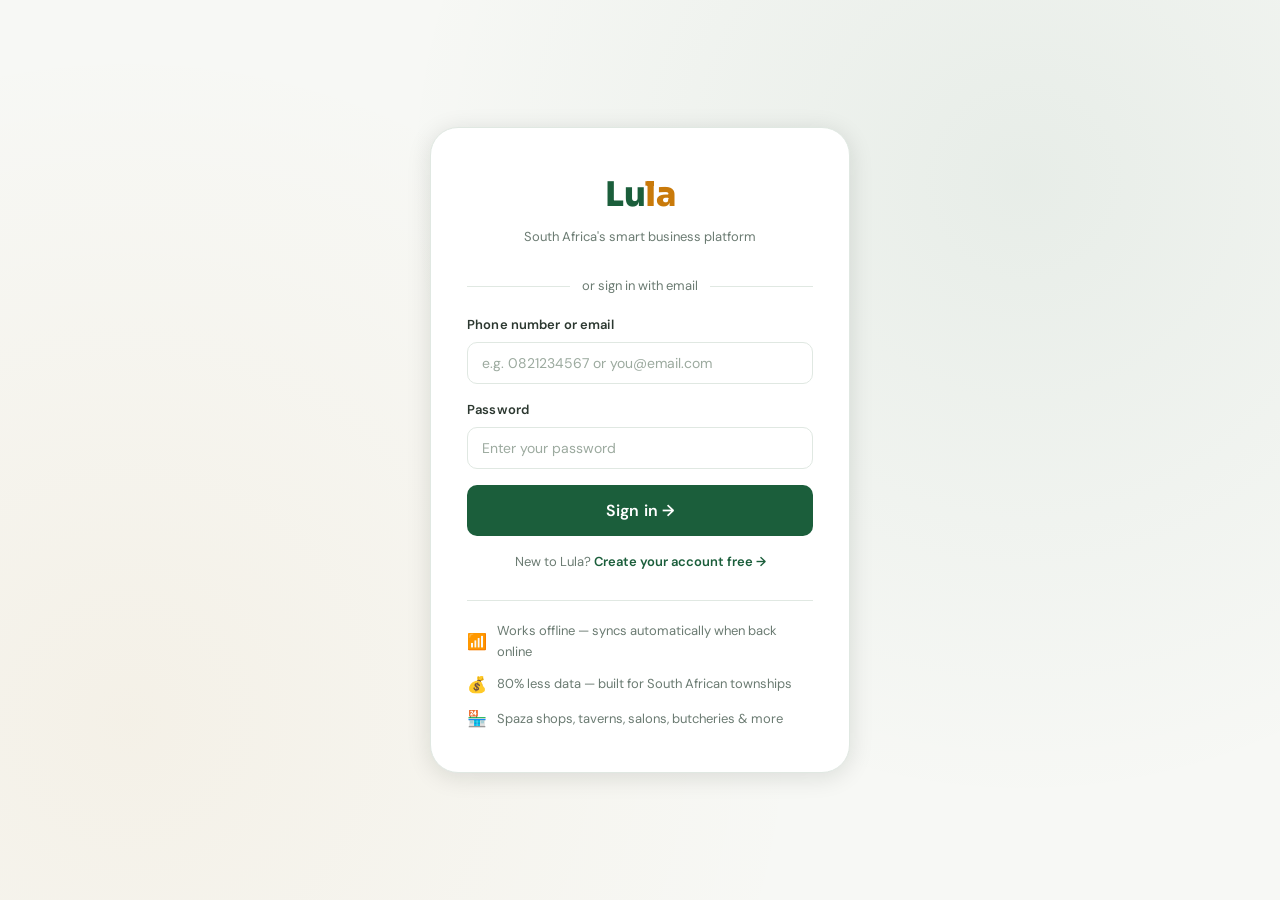
<file: index.html>
<!DOCTYPE html>
<html lang="en">
<head>
  <meta charset="UTF-8"/>
  <meta name="viewport" content="width=device-width, initial-scale=1.0"/>
  <title>Lula — South Africa's Business Platform</title>
  <link rel="stylesheet" href="style.css"/>
  <script src="https://accounts.google.com/gsi/client" async defer></script>
</head>
<body>
<div class="login-page">
  <div class="login-box">

    <div class="login-logo">
      <div class="brand-mark">Lu<span>la</span></div>
      <div class="login-tagline">South Africa's smart business platform</div>
    </div>

    <!-- Google sign-in initialiser -->
    <div id="g_id_onload"
      data-client_id="790839446499-2q8ir0ttrcs7jf3v00uls48bc3m3q3s2.apps.googleusercontent.com"
      data-callback="handleGoogleSignIn"
      data-auto_prompt="false">
    </div>

    <!-- Official Google button rendered by SDK -->
    <div class="g_id_signin"
      data-type="standard" data-shape="rectangular"
      data-theme="outline" data-text="continue_with"
      data-size="large" data-logo_alignment="left" data-width="348">
    </div>

    <div class="divider">or sign in with email</div>

    <div class="input-group">
      <label>Phone number or email</label>
      <input type="text" id="emailInput" placeholder="e.g. 0821234567 or you@email.com"/>
    </div>
    <div class="input-group">
      <label>Password</label>
      <input type="password" id="passInput" placeholder="Enter your password"/>
    </div>
    <button class="btn btn-primary btn-full btn-lg" onclick="emailSignIn()">Sign in →</button>

    <p style="text-align:center;margin-top:16px;font-size:13px;color:var(--muted);">
      New to Lula?
      <a href="setup.html" style="color:var(--green);font-weight:600;">Create your account free →</a>
    </p>

    <div style="margin-top:28px;padding-top:20px;border-top:1px solid var(--border);display:flex;flex-direction:column;gap:9px;">
      <div style="display:flex;align-items:center;gap:10px;font-size:13px;color:var(--muted);">
        <span style="font-size:16px;">📶</span> Works offline — syncs automatically when back online
      </div>
      <div style="display:flex;align-items:center;gap:10px;font-size:13px;color:var(--muted);">
        <span style="font-size:16px;">💰</span> 80% less data — built for South African townships
      </div>
      <div style="display:flex;align-items:center;gap:10px;font-size:13px;color:var(--muted);">
        <span style="font-size:16px;">🏪</span> Spaza shops, taverns, salons, butcheries & more
      </div>
    </div>
  </div>
</div>

<div id="toast"></div>

<script>
  const CLIENT_ID = '790839446499-2q8ir0ttrcs7jf3v00uls48bc3m3q3s2.apps.googleusercontent.com';

  function handleGoogleSignIn(response) {
    try {
      const payload = JSON.parse(atob(response.credential.split('.')[1]));
      localStorage.setItem('lula_user', JSON.stringify({
        name: payload.name, email: payload.email,
        picture: payload.picture, loginMethod: 'google'
      }));
      redirect();
    } catch(e) { showToast('⚠ Sign-in failed. Try again.'); }
  }

  function emailSignIn() {
    const email = document.getElementById('emailInput').value.trim();
    if (!email) { showToast('⚠ Please enter your email or phone.'); return; }
    localStorage.setItem('lula_user', JSON.stringify({
      name: email.split('@')[0] || email, email, loginMethod: 'email'
    }));
    redirect();
  }

  function redirect() {
    const setup = localStorage.getItem('lula_setup_done');
    window.location.href = setup ? 'dashboard.html' : 'setup.html';
  }

  // Don't auto-redirect if just signed out
  const justOut = sessionStorage.getItem('signed_out');
  if (!justOut && localStorage.getItem('lula_user') && localStorage.getItem('lula_setup_done')) {
    window.location.href = 'dashboard.html';
  }
  sessionStorage.removeItem('signed_out');

  function showToast(msg) {
    const t = document.getElementById('toast');
    t.textContent = msg;
    t.style.transform = 'translateX(-50%) translateY(0)';
    setTimeout(() => { t.style.transform = 'translateX(-50%) translateY(100px)'; }, 3000);
  }
</script>
</body>
</html>
</file>
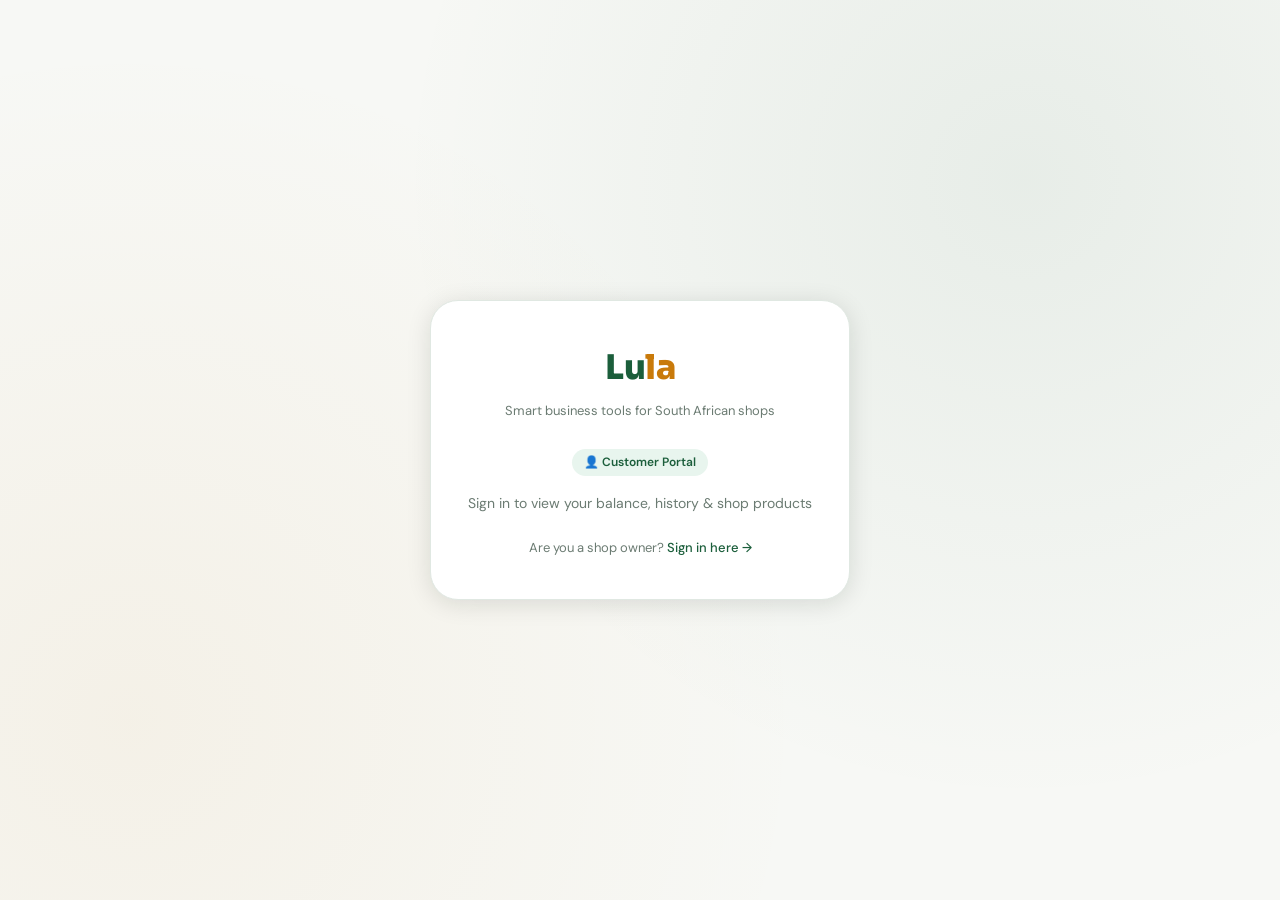
<file: customer.html>
<!DOCTYPE html>
<html lang="en">
<head>
  <meta charset="UTF-8" />
  <meta name="viewport" content="width=device-width, initial-scale=1.0" />
  <title>Lula — Customer Portal</title>
  <link rel="stylesheet" href="style.css" />
  <script src="https://accounts.google.com/gsi/client" async defer></script>
  <style>
    /* ── Customer-specific styles ── */
    .cust-layout { max-width: 680px; margin: 0 auto; padding: 24px 16px 60px; }

    .cust-hero {
      background: var(--green); color: var(--white);
      border-radius: var(--radius-lg); padding: 28px 24px; margin-bottom: 20px;
      display: flex; align-items: center; justify-content: space-between; gap: 16px;
    }
    .cust-hero-name { font-family: 'Sora', sans-serif; font-size: 20px; font-weight: 700; }
    .cust-hero-sub  { font-size: 13px; opacity: 0.75; margin-top: 2px; }
    .cust-avatar {
      width: 52px; height: 52px; border-radius: 50%;
      background: rgba(255,255,255,0.2); display: flex; align-items: center;
      justify-content: center; font-family: 'Sora', sans-serif;
      font-size: 20px; font-weight: 700; flex-shrink: 0;
    }
    .balance-card {
      background: var(--white); border: 1px solid var(--border);
      border-radius: var(--radius); padding: 20px 24px; margin-bottom: 20px;
      display: flex; align-items: center; justify-content: space-between;
    }
    .balance-label { font-size: 13px; color: var(--muted); font-weight: 500; }
    .balance-amount { font-family: 'Sora', sans-serif; font-size: 32px; font-weight: 700; color: var(--dark); }
    .balance-limit  { font-size: 13px; color: var(--muted); margin-top: 2px; }
    .balance-amount.danger { color: var(--danger); }

    .tab-bar {
      display: flex; gap: 4px; background: var(--white);
      border: 1px solid var(--border); border-radius: var(--radius-sm);
      padding: 4px; margin-bottom: 20px;
    }
    .tab-btn {
      flex: 1; padding: 9px 8px; border: none; background: none;
      border-radius: 6px; font-size: 13px; font-weight: 500;
      color: var(--muted); cursor: pointer; transition: all 0.15s;
      font-family: 'DM Sans', sans-serif;
    }
    .tab-btn.active { background: var(--green); color: var(--white); }

    .shop-card {
      background: var(--white); border: 1px solid var(--border);
      border-radius: var(--radius); padding: 16px 18px; margin-bottom: 12px;
      display: flex; align-items: center; gap: 14px; cursor: pointer;
      transition: all 0.15s;
    }
    .shop-card:hover { border-color: var(--green); box-shadow: var(--shadow); transform: translateY(-1px); }
    .shop-icon {
      width: 46px; height: 46px; border-radius: var(--radius-sm);
      background: var(--green-light); display: flex; align-items: center;
      justify-content: center; font-size: 22px; flex-shrink: 0;
    }
    .shop-name  { font-weight: 600; font-size: 15px; color: var(--dark); }
    .shop-type  { font-size: 13px; color: var(--muted); margin-top: 2px; }
    .shop-badge { margin-left: auto; }

    .product-card {
      background: var(--white); border: 1px solid var(--border);
      border-radius: var(--radius-sm); padding: 14px 16px; margin-bottom: 8px;
      display: flex; align-items: center; justify-content: space-between;
    }
    .product-name  { font-weight: 500; font-size: 14px; }
    .product-price { font-family: 'Sora', sans-serif; font-weight: 700; color: var(--green); font-size: 16px; }
    .product-stock { font-size: 12px; color: var(--muted); margin-top: 2px; }

    .history-item {
      background: var(--white); border: 1px solid var(--border);
      border-radius: var(--radius-sm); padding: 14px 16px; margin-bottom: 8px;
      display: flex; align-items: center; justify-content: space-between;
    }
    .history-item-left  { display: flex; flex-direction: column; gap: 2px; }
    .history-desc { font-weight: 500; font-size: 14px; }
    .history-date { font-size: 12px; color: var(--muted); }
    .history-amount { font-family: 'Sora', sans-serif; font-weight: 700; font-size: 16px; }

    .empty-state {
      text-align: center; padding: 40px 20px;
      color: var(--muted); font-size: 14px;
    }
    .empty-state .empty-icon { font-size: 40px; margin-bottom: 12px; }

    /* Login page override for customer */
    .cust-login-badge {
      display: inline-flex; align-items: center; gap: 6px;
      background: var(--green-light); color: var(--green);
      padding: 4px 12px; border-radius: 99px; font-size: 12px; font-weight: 600;
      margin-bottom: 16px;
    }

    .bottom-nav {
      position: fixed; bottom: 0; left: 0; right: 0;
      background: var(--white); border-top: 1px solid var(--border);
      display: flex; padding: 8px 0 12px;
    }
    .bnav-item {
      flex: 1; display: flex; flex-direction: column; align-items: center; gap: 3px;
      font-size: 11px; font-weight: 500; color: var(--muted); cursor: pointer;
      border: none; background: none; padding: 4px 0; transition: color 0.15s;
      font-family: 'DM Sans', sans-serif;
    }
    .bnav-item.active { color: var(--green); }
    .bnav-item svg { width: 22px; height: 22px; }

    .request-form {
      background: var(--white); border: 1px solid var(--border);
      border-radius: var(--radius); padding: 20px;
    }
    .pay-btn {
      background: var(--green); color: var(--white); border: none;
      border-radius: var(--radius-sm); padding: 14px 20px;
      font-size: 15px; font-weight: 600; cursor: pointer; width: 100%;
      font-family: 'DM Sans', sans-serif; transition: background 0.15s;
    }
    .pay-btn:hover { background: var(--green-mid); }
    .pay-btn.amber { background: var(--amber); }
  </style>
</head>
<body>

<!-- ══ LOGIN SCREEN ══ -->
<div id="loginScreen" class="login-page">
  <div class="login-box">
    <div class="login-logo">
      <div class="brand-mark">Lu<span>la</span></div>
      <div class="login-tagline">Smart business tools for South African shops</div>
    </div>
    <div style="text-align:center; margin-bottom:20px;">
      <div class="cust-login-badge">👤 Customer Portal</div>
      <p style="font-size:14px; color:var(--muted);">Sign in to view your balance, history & shop products</p>
    </div>

    <div id="g_id_onload"
      data-client_id="790839446499-2q8ir0ttrcs7jf3v00uls48bc3m3q3s2.apps.googleusercontent.com"
      data-callback="handleCustomerSignIn"
      data-auto_prompt="false">
    </div>
    <div class="g_id_signin"
      data-type="standard" data-shape="rectangular"
      data-theme="outline" data-text="continue_with"
      data-size="large" data-logo_alignment="left" data-width="340">
    </div>

    <div style="margin-top:20px; text-align:center;">
      <a href="index.html" style="font-size:13px; color:var(--muted);">Are you a shop owner? <span style="color:var(--green); font-weight:500;">Sign in here →</span></a>
    </div>
  </div>
</div>

<!-- ══ CUSTOMER APP ══ -->
<div id="custApp" class="hidden">

  <!-- Top header -->
  <header class="page-header">
    <div class="brand-mark">Lu<span>la</span></div>
    <div style="display:flex; align-items:center; gap:10px;">
      <div id="custHeaderAvatar" style="width:34px; height:34px; border-radius:50%; background:var(--green-light); display:flex; align-items:center; justify-content:center; font-weight:600; font-size:13px; color:var(--green); cursor:pointer; border:1.5px solid var(--border);" onclick="custSignOut()"></div>
    </div>
  </header>

  <div class="cust-layout">

    <!-- Hero greeting -->
    <div class="cust-hero">
      <div>
        <div class="cust-hero-name" id="custHeroName">Hello!</div>
        <div class="cust-hero-sub" id="custHeroSub">Welcome to Lula Customer Portal</div>
      </div>
      <div class="cust-avatar" id="custHeroAvatar">?</div>
    </div>

    <!-- Balance summary -->
    <div class="balance-card" id="balanceCard" style="display:none;">
      <div>
        <div class="balance-label">Your credit balance</div>
        <div class="balance-amount" id="custBalance">R0.00</div>
        <div class="balance-limit" id="custLimit">Credit limit: R0.00</div>
      </div>
      <button class="pay-btn amber" style="width:auto; padding:10px 20px; font-size:13px;" onclick="showTab('pay')">Pay Now</button>
    </div>

    <!-- Tab bar -->
    <div class="tab-bar">
      <button class="tab-btn active" onclick="showTab('shops')" id="tab-shops">🏪 Shops</button>
      <button class="tab-btn" onclick="showTab('products')" id="tab-products">📦 Products</button>
      <button class="tab-btn" onclick="showTab('history')" id="tab-history">🧾 History</button>
      <button class="tab-btn" onclick="showTab('credit')" id="tab-credit">💳 Credit</button>
      <button class="tab-btn" onclick="showTab('pay')" id="tab-pay">💰 Pay</button>
    </div>

    <!-- ── SHOPS TAB ── -->
    <div id="section-shops">
      <div style="font-size:13px; color:var(--muted); margin-bottom:14px;">All businesses registered on Lula</div>
      <div id="shopsList"></div>
    </div>

    <!-- ── PRODUCTS TAB ── -->
    <div id="section-products" class="hidden">
      <div style="display:flex; align-items:center; justify-content:space-between; margin-bottom:14px;">
        <div style="font-size:13px; color:var(--muted);" id="productsShopLabel">Select a shop to view products</div>
        <select id="shopFilter" onchange="filterProducts()" style="font-size:13px; padding:6px 10px; border:1px solid var(--border); border-radius:var(--radius-sm); background:var(--white); font-family:'DM Sans',sans-serif;">
          <option value="all">All shops</option>
        </select>
      </div>
      <div id="productsList"></div>
    </div>

    <!-- ── HISTORY TAB ── -->
    <div id="section-history" class="hidden">
      <div style="font-size:13px; color:var(--muted); margin-bottom:14px;">Your purchase history across all shops</div>
      <div id="historyList"></div>
    </div>

    <!-- ── CREDIT REQUEST TAB ── -->
    <div id="section-credit" class="hidden">
      <div style="font-size:13px; color:var(--muted); margin-bottom:14px;">Request to buy on credit from a shop</div>
      <div class="request-form">
        <div class="input-group">
          <label>Select shop</label>
          <select id="creditShopSelect">
            <option value="">-- Choose a shop --</option>
          </select>
        </div>
        <div class="input-group">
          <label>What do you want to buy?</label>
          <input type="text" id="creditItem" placeholder='e.g. "2x Bread, 1x Milk"' />
        </div>
        <div class="input-group">
          <label>Amount (R)</label>
          <input type="number" id="creditAmount" placeholder="e.g. 50" min="0" step="0.01" />
        </div>
        <div class="input-group">
          <label>Note to shop owner (optional)</label>
          <input type="text" id="creditNote" placeholder='e.g. "Will pay on Friday"' />
        </div>
        <button class="pay-btn amber" onclick="submitCreditRequest()">Send Credit Request →</button>
      </div>

      <!-- Existing requests -->
      <div style="margin-top:20px;">
        <div class="section-heading" style="font-size:15px; margin-bottom:12px;">Your requests</div>
        <div id="creditRequestsList"></div>
      </div>
    </div>

    <!-- ── PAY BALANCE TAB ── -->
    <div id="section-pay" class="hidden">
      <div style="font-size:13px; color:var(--muted); margin-bottom:14px;">Pay your outstanding balance to a shop</div>
      <div class="request-form">
        <div class="input-group">
          <label>Select shop</label>
          <select id="payShopSelect" onchange="updatePayBalance()">
            <option value="">-- Choose a shop --</option>
          </select>
        </div>

        <div id="payBalanceInfo" style="background:var(--amber-light); border:1px solid #F0C060; border-radius:var(--radius-sm); padding:14px; margin-bottom:16px; display:none;">
          <div style="font-size:13px; color:var(--muted);">Outstanding balance at this shop:</div>
          <div style="font-family:'Sora',sans-serif; font-size:28px; font-weight:700; color:var(--amber);" id="payBalanceAmount">R0.00</div>
        </div>

        <div class="input-group">
          <label>Amount to pay (R)</label>
          <input type="number" id="payAmount" placeholder="e.g. 100" min="0" step="0.01" />
        </div>
        <div class="input-group">
          <label>Payment method</label>
          <select id="payMethod">
            <option value="cash">Cash (in person)</option>
            <option value="eft">EFT / Bank transfer</option>
            <option value="ewallet">eWallet</option>
            <option value="snapscan">SnapScan / Zapper</option>
          </select>
        </div>
        <button class="pay-btn" onclick="submitPayment()">Record Payment →</button>
        <p style="font-size:12px; color:var(--muted); text-align:center; margin-top:10px;">The shop owner will confirm receipt of payment.</p>
      </div>

      <!-- Payment history -->
      <div style="margin-top:20px;">
        <div class="section-heading" style="font-size:15px; margin-bottom:12px;">Payment history</div>
        <div id="paymentHistoryList"></div>
      </div>
    </div>

  </div><!-- end cust-layout -->
</div><!-- end custApp -->

<!-- Toast -->
<div id="toast" style="position:fixed; bottom:24px; left:50%; transform:translateX(-50%) translateY(80px); background:var(--dark); color:var(--white); padding:12px 24px; border-radius:99px; font-size:14px; font-weight:500; transition:transform 0.3s; z-index:9999; white-space:nowrap; box-shadow:var(--shadow-md);"></div>

<script>
// ════════════════════════════════════════
//  DATA HELPERS
// ════════════════════════════════════════
function getData(key, fallback) {
  try { return JSON.parse(localStorage.getItem(key)) || fallback; }
  catch { return fallback; }
}
function setData(key, val) { localStorage.setItem(key, JSON.stringify(val)); }

// ════════════════════════════════════════
//  GOOGLE SIGN IN
// ════════════════════════════════════════
function handleCustomerSignIn(response) {
  try {
    const payload = JSON.parse(atob(response.credential.split('.')[1]));
    const user = { name: payload.name, email: payload.email, picture: payload.picture, role: 'customer' };
    setData('lula_cust_user', user);
    launchCustomerApp(user);
  } catch(e) {
    alert('Sign-in failed. Please try again.');
  }
}

// ════════════════════════════════════════
//  INIT
// ════════════════════════════════════════
window.addEventListener('DOMContentLoaded', () => {
  const user = getData('lula_cust_user', null);
  if (user) {
    launchCustomerApp(user);
  }
  // else stay on login screen
});

function launchCustomerApp(user) {
  document.getElementById('loginScreen').classList.add('hidden');
  document.getElementById('custApp').classList.remove('hidden');

  // Set name/avatar
  const initials = user.name.split(' ').map(w => w[0]).join('').slice(0,2).toUpperCase();
  document.getElementById('custHeroName').textContent = 'Hello, ' + user.name.split(' ')[0] + ' 👋';
  document.getElementById('custHeroSub').textContent  = user.email;
  document.getElementById('custHeroAvatar').textContent  = initials;
  document.getElementById('custHeaderAvatar').textContent = initials;

  // Load customer record if exists (linked by email from owner's data)
  const customers = getData('lula_customers', []);
  const me = customers.find(c => c.email === user.email);
  if (me && me.balance > 0) {
    document.getElementById('balanceCard').style.display = 'flex';
    document.getElementById('custBalance').textContent = 'R' + me.balance.toFixed(2);
    document.getElementById('custBalance').classList.toggle('danger', me.balance >= me.credit * 0.8);
    document.getElementById('custLimit').textContent = 'Credit limit: R' + (me.credit || 0).toFixed(2);
  }

  renderShops();
  renderProducts();
  renderHistory(user.email);
  populateShopSelects();
  renderCreditRequests(user.email);
  renderPaymentHistory(user.email);
}

// ════════════════════════════════════════
//  SHOPS LIST — all registered businesses
// ════════════════════════════════════════
const STORE_EMOJIS = {
  'Spaza Shop':'🏪','Tavern / Shebeen':'🍺','Hair Salon':'💇','Barbershop':'✂️',
  'Tuck Shop':'🛍️','Butchery':'🥩','Fruit & Veg':'🥦','Bakery':'🍞',
  'Takeaway / Braai':'🍖','Clothing & Alterations':'👗','Nail Salon':'💅',
  'Phone Repairs':'📱','Internet Café / Printing':'🖨️','Hardware Shop':'🔨',
  'Pharmacy':'💊','Muthi Shop':'🌿','Laundry':'👕','Mechanic / Tyre Shop':'🔧',
  'Creche / Daycare':'🧒','Second-Hand / Recycling':'♻️'
};

function renderShops() {
  const biz = getData('lula_business', null);
  const container = document.getElementById('shopsList');

  // Build list — in production this comes from Supabase
  // For now we show the owner's own business (on same device) + demo shops
  const shops = [];
  if (biz && biz.bizName) shops.push(biz);

  // Demo shops so customers can see the concept
  const demoShops = [
    { bizName: "Mama Thandi's Spaza", storeType: "Spaza Shop",   ownerName: "Thandi Dlamini",  phone: "082 111 2233" },
    { bizName: "Sipho's Butchery",    storeType: "Butchery",      ownerName: "Sipho Nkosi",     phone: "073 444 5566" },
    { bizName: "Beauty by Zanele",    storeType: "Hair Salon",    ownerName: "Zanele Mokoena",  phone: "064 777 8899" },
    { bizName: "JB Tavern",           storeType: "Tavern / Shebeen", ownerName: "Jabu Bhengu", phone: "078 321 6540" },
    { bizName: "Tech Fix Pretoria",   storeType: "Phone Repairs", ownerName: "Tshepo Dube",    phone: "060 123 4567" },
  ];
  demoShops.forEach(d => { if (!shops.find(s => s.bizName === d.bizName)) shops.push(d); });

  if (!shops.length) {
    container.innerHTML = `<div class="empty-state"><div class="empty-icon">🏪</div>No shops registered yet.</div>`;
    return;
  }

  container.innerHTML = shops.map((s, i) => {
    const emoji = STORE_EMOJIS[s.storeType] || '🏬';
    return `<div class="shop-card" onclick="viewShop(${i})">
      <div class="shop-icon">${emoji}</div>
      <div style="flex:1;">
        <div class="shop-name">${s.bizName}</div>
        <div class="shop-type">${s.storeType || 'Local Shop'}</div>
        ${s.phone ? `<div style="font-size:12px; color:var(--muted); margin-top:2px;">📞 ${s.phone}</div>` : ''}
      </div>
      <div class="shop-badge"><span class="badge badge-green">Open</span></div>
    </div>`;
  }).join('');

  // Store shops globally for reference
  window._shops = shops;
}

function viewShop(idx) {
  showTab('products');
  document.getElementById('shopFilter').value = idx;
  filterProducts(idx);
}

// ════════════════════════════════════════
//  PRODUCTS
// ════════════════════════════════════════
function renderProducts(shopIdx) {
  const products  = getData('lula_products', []);
  const container = document.getElementById('productsList');

  if (!products.length) {
    container.innerHTML = `<div class="empty-state"><div class="empty-icon">📦</div>No products listed yet by any shop.</div>`;
    return;
  }

  const list = shopIdx !== undefined
    ? products // in production: filter by shop
    : products;

  container.innerHTML = list.map(p => {
    const daysLeft = p.expiry ? Math.ceil((new Date(p.expiry) - new Date()) / 86400000) : null;
    const outOfStock = p.stock === 0;
    return `<div class="product-card" style="${outOfStock ? 'opacity:0.5;' : ''}">
      <div>
        <div class="product-name">${p.name}</div>
        <div class="product-stock">${outOfStock ? '❌ Out of stock' : `✅ ${p.stock} available`}${daysLeft !== null && daysLeft <= 3 ? ' · ⚠️ Expiring soon' : ''}</div>
      </div>
      <div class="product-price">R${p.price.toFixed(2)}</div>
    </div>`;
  }).join('');
}

function filterProducts() {
  const val = document.getElementById('shopFilter').value;
  renderProducts(val === 'all' ? undefined : parseInt(val));
}

function populateShopSelects() {
  const shops = window._shops || [];
  const selects = ['creditShopSelect', 'payShopSelect', 'shopFilter'];
  selects.forEach(id => {
    const el = document.getElementById(id);
    if (!el) return;
    // Clear existing options except first
    while (el.options.length > 1) el.remove(1);
    shops.forEach((s, i) => {
      const opt = document.createElement('option');
      opt.value = i; opt.textContent = s.bizName;
      el.appendChild(opt);
    });
  });
}

// ════════════════════════════════════════
//  HISTORY
// ════════════════════════════════════════
function renderHistory(email) {
  const sales = getData('lula_sales', []);
  const container = document.getElementById('historyList');

  // In production: filter by customer email
  // For demo: show all sales on this device
  if (!sales.length) {
    container.innerHTML = `<div class="empty-state"><div class="empty-icon">🧾</div>No purchase history yet.</div>`;
    return;
  }

  container.innerHTML = sales.slice().reverse().map(s => {
    const d = new Date(s.time);
    const dateStr = d.toLocaleDateString('en-ZA', { day:'numeric', month:'short', year:'numeric' });
    return `<div class="history-item">
      <div class="history-item-left">
        <div class="history-desc">${s.item}</div>
        <div class="history-date">${dateStr}</div>
      </div>
      <div class="history-amount" style="color:var(--green);">R${s.total.toFixed(2)}</div>
    </div>`;
  }).join('');
}

// ════════════════════════════════════════
//  CREDIT REQUESTS
// ════════════════════════════════════════
function submitCreditRequest() {
  const shop   = document.getElementById('creditShopSelect').value;
  const item   = document.getElementById('creditItem').value.trim();
  const amount = parseFloat(document.getElementById('creditAmount').value);
  const note   = document.getElementById('creditNote').value.trim();

  if (!shop)   { showToast('⚠ Please select a shop.'); return; }
  if (!item)   { showToast('⚠ Tell us what you want to buy.'); return; }
  if (!amount) { showToast('⚠ Enter an amount.'); return; }

  const user    = getData('lula_cust_user', {});
  const shops   = window._shops || [];
  const requests = getData('lula_credit_requests', []);

  requests.push({
    id: Date.now(), customerName: user.name, customerEmail: user.email,
    shopName: shops[shop]?.bizName || 'Unknown', item, amount, note,
    status: 'pending', requestedAt: new Date().toISOString()
  });
  setData('lula_credit_requests', requests);

  document.getElementById('creditItem').value   = '';
  document.getElementById('creditAmount').value = '';
  document.getElementById('creditNote').value   = '';
  document.getElementById('creditShopSelect').value = '';

  showToast('✓ Credit request sent! The shop owner will review it.');
  renderCreditRequests(user.email);
}

function renderCreditRequests(email) {
  const requests  = getData('lula_credit_requests', []);
  const container = document.getElementById('creditRequestsList');
  const mine      = requests.filter(r => r.customerEmail === email);

  if (!mine.length) {
    container.innerHTML = `<div class="empty-state" style="padding:20px;"><div class="empty-icon">💳</div>No credit requests yet.</div>`;
    return;
  }

  container.innerHTML = mine.reverse().map(r => {
    const statusMap = { pending:'badge-amber', approved:'badge-green', rejected:'badge-danger' };
    const d = new Date(r.requestedAt).toLocaleDateString('en-ZA', { day:'numeric', month:'short' });
    return `<div class="history-item">
      <div class="history-item-left">
        <div class="history-desc">${r.item} — ${r.shopName}</div>
        <div class="history-date">${d} · R${r.amount.toFixed(2)}</div>
      </div>
      <span class="badge ${statusMap[r.status] || 'badge-gray'}">${r.status}</span>
    </div>`;
  }).join('');
}

// ════════════════════════════════════════
//  PAYMENTS
// ════════════════════════════════════════
function updatePayBalance() {
  const shopIdx = document.getElementById('payShopSelect').value;
  const info    = document.getElementById('payBalanceInfo');
  if (!shopIdx) { info.style.display = 'none'; return; }

  // In production: fetch real balance from Supabase
  const customers = getData('lula_customers', []);
  const user      = getData('lula_cust_user', {});
  const me        = customers.find(c => c.email === user.email);
  const balance   = me ? me.balance : 0;

  info.style.display = 'block';
  document.getElementById('payBalanceAmount').textContent = 'R' + balance.toFixed(2);
}

function submitPayment() {
  const shopIdx = document.getElementById('payShopSelect').value;
  const amount  = parseFloat(document.getElementById('payAmount').value);
  const method  = document.getElementById('payMethod').value;

  if (!shopIdx) { showToast('⚠ Please select a shop.'); return; }
  if (!amount)  { showToast('⚠ Enter the amount you are paying.'); return; }

  const user     = getData('lula_cust_user', {});
  const shops    = window._shops || [];
  const payments = getData('lula_payments', []);

  payments.push({
    id: Date.now(), customerName: user.name, customerEmail: user.email,
    shopName: shops[shopIdx]?.bizName || 'Unknown', amount, method,
    status: 'pending_confirmation', paidAt: new Date().toISOString()
  });
  setData('lula_payments', payments);

  document.getElementById('payAmount').value = '';
  document.getElementById('payShopSelect').value = '';
  document.getElementById('payBalanceInfo').style.display = 'none';

  showToast('✓ Payment recorded! Waiting for shop owner to confirm.');
  renderPaymentHistory(user.email);
}

function renderPaymentHistory(email) {
  const payments  = getData('lula_payments', []);
  const container = document.getElementById('paymentHistoryList');
  const mine      = payments.filter(p => p.customerEmail === email);

  if (!mine.length) {
    container.innerHTML = `<div class="empty-state" style="padding:20px;"><div class="empty-icon">💰</div>No payments recorded yet.</div>`;
    return;
  }

  container.innerHTML = mine.reverse().map(p => {
    const d = new Date(p.paidAt).toLocaleDateString('en-ZA', { day:'numeric', month:'short' });
    const methodMap = { cash:'💵 Cash', eft:'🏦 EFT', ewallet:'📱 eWallet', snapscan:'📷 SnapScan' };
    return `<div class="history-item">
      <div class="history-item-left">
        <div class="history-desc">${methodMap[p.method] || p.method} → ${p.shopName}</div>
        <div class="history-date">${d} · ${p.status === 'pending_confirmation' ? '⏳ Awaiting confirmation' : '✅ Confirmed'}</div>
      </div>
      <div class="history-amount" style="color:var(--amber);">R${p.amount.toFixed(2)}</div>
    </div>`;
  }).join('');
}

// ════════════════════════════════════════
//  TAB NAVIGATION
// ════════════════════════════════════════
function showTab(name) {
  ['shops','products','history','credit','pay'].forEach(t => {
    document.getElementById('section-' + t).classList.add('hidden');
    document.getElementById('tab-' + t).classList.remove('active');
  });
  document.getElementById('section-' + name).classList.remove('hidden');
  document.getElementById('tab-' + name).classList.add('active');
}

// ════════════════════════════════════════
//  SIGN OUT
// ════════════════════════════════════════
function custSignOut() {
  if (!confirm('Sign out?')) return;
  if (typeof google !== 'undefined' && google.accounts) {
    const user = getData('lula_cust_user', {});
    if (user.email) google.accounts.id.revoke(user.email, () => {});
    google.accounts.id.disableAutoSelect();
  }
  localStorage.removeItem('lula_cust_user');
  sessionStorage.setItem('signed_out', '1');
  window.location.reload();
}

// ════════════════════════════════════════
//  TOAST
// ════════════════════════════════════════
function showToast(msg) {
  const t = document.getElementById('toast');
  t.textContent = msg;
  t.style.transform = 'translateX(-50%) translateY(0)';
  setTimeout(() => { t.style.transform = 'translateX(-50%) translateY(80px)'; }, 3200);
}
</script>

</body>
</html>
</file>
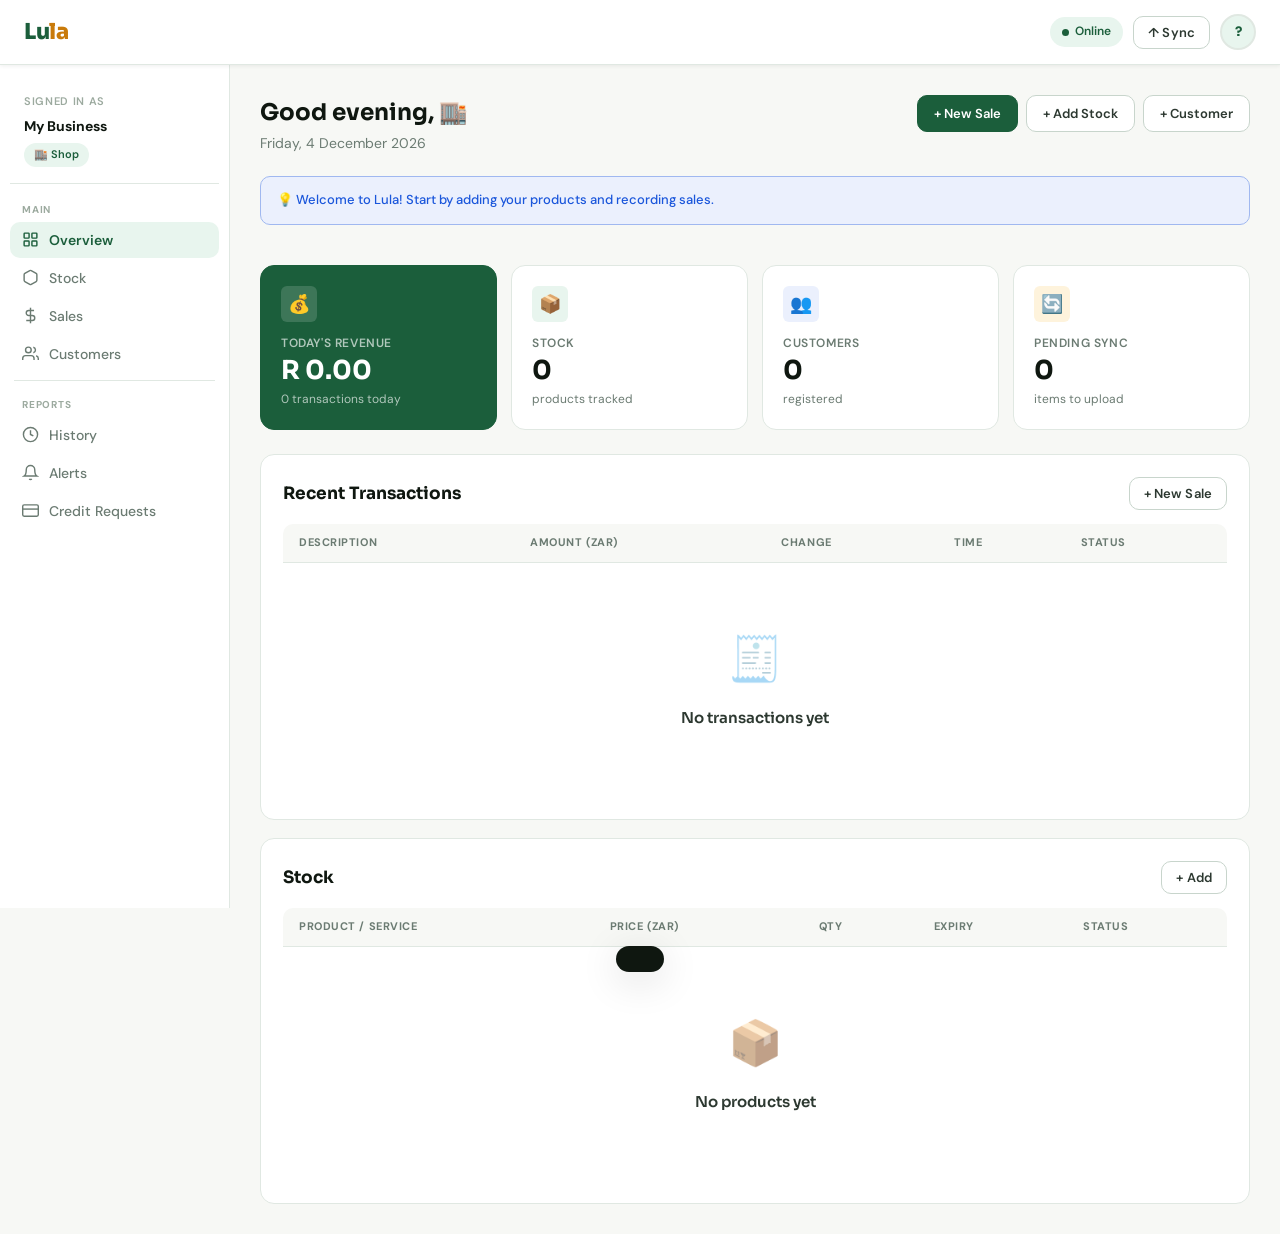
<file: dashboard.html>
<!DOCTYPE html>
<html lang="en">
<head>
  <meta charset="UTF-8"/>
  <meta name="viewport" content="width=device-width, initial-scale=1.0"/>
  <title>Lula — Dashboard</title>
  <link rel="stylesheet" href="style.css"/>
</head>
<body>

<!-- TOP NAV -->
<header class="page-header">
  <div class="brand-mark">Lu<span>la</span></div>
  <div style="display:flex;align-items:center;gap:10px;">
    <div class="status-pill" id="statusPill"><div class="status-dot"></div><span id="statusText">Online</span></div>
    <button class="btn btn-sm btn-outline" onclick="triggerSync()" style="position:relative;">
      ↑ Sync
      <span id="pendingBadge" class="badge badge-amber" style="display:none;position:absolute;top:-8px;right:-8px;padding:2px 7px;font-size:11px;">0</span>
    </button>
    <div id="userAvatar" onclick="toggleUserMenu()" style="width:36px;height:36px;border-radius:50%;background:var(--green-light);display:flex;align-items:center;justify-content:center;font-weight:700;font-size:13px;color:var(--green);cursor:pointer;border:2px solid var(--border);font-family:'Sora',sans-serif;">?</div>
    <div id="userMenu" class="hidden" style="position:absolute;top:60px;right:16px;background:#fff;border:1px solid var(--border);border-radius:var(--radius);box-shadow:var(--shadow-md);padding:8px;min-width:200px;z-index:300;">
      <div style="padding:8px 12px 12px;border-bottom:1px solid var(--border);margin-bottom:6px;">
        <div style="font-weight:600;font-size:14px;" id="menuName">—</div>
        <div style="font-size:12px;color:var(--muted);" id="menuEmail">—</div>
      </div>
      <button class="nav-item" style="font-size:13px;" onclick="window.location.href='customer.html'">👤 Switch to Customer view</button>
      <div class="nav-divider"></div>
      <button class="nav-item" style="font-size:13px;color:var(--danger);" onclick="signOut()">Sign out</button>
    </div>
  </div>
</header>

<!-- LAYOUT -->
<div class="dash-layout">

  <!-- SIDEBAR -->
  <nav class="dash-sidebar">
    <div class="sidebar-biz">
      <div style="font-size:11px;color:var(--muted-light);font-weight:600;text-transform:uppercase;letter-spacing:0.06em;margin-bottom:4px;">Signed in as</div>
      <div class="sidebar-biz-name" id="sidebarBizName">My Business</div>
      <div class="badge badge-green" style="font-size:11px;" id="sidebarStoreType">Shop</div>
    </div>

    <div class="nav-section-label">Main</div>
    <button class="nav-item active" id="nav-overview" onclick="showSection('overview',this)">
      <svg viewBox="0 0 24 24" fill="none" stroke="currentColor" stroke-width="2"><rect x="3" y="3" width="7" height="7" rx="1"/><rect x="14" y="3" width="7" height="7" rx="1"/><rect x="3" y="14" width="7" height="7" rx="1"/><rect x="14" y="14" width="7" height="7" rx="1"/></svg>
      Overview
    </button>
    <button class="nav-item" id="nav-products" onclick="showSection('products',this)">
      <svg viewBox="0 0 24 24" fill="none" stroke="currentColor" stroke-width="2"><path d="M21 16V8a2 2 0 0 0-1-1.73l-7-4a2 2 0 0 0-2 0l-7 4A2 2 0 0 0 3 8v8a2 2 0 0 0 1 1.73l7 4a2 2 0 0 0 2 0l7-4A2 2 0 0 0 21 16z"/></svg>
      <span id="navProductsLabel">Products / Stock</span>
    </button>
    <button class="nav-item" id="nav-sales" onclick="showSection('sales',this)">
      <svg viewBox="0 0 24 24" fill="none" stroke="currentColor" stroke-width="2"><line x1="12" y1="1" x2="12" y2="23"/><path d="M17 5H9.5a3.5 3.5 0 0 0 0 7h5a3.5 3.5 0 0 1 0 7H6"/></svg>
      <span id="navSalesLabel">Sales</span>
    </button>
    <button class="nav-item" id="nav-customers" onclick="showSection('customers',this)">
      <svg viewBox="0 0 24 24" fill="none" stroke="currentColor" stroke-width="2"><path d="M17 21v-2a4 4 0 0 0-4-4H5a4 4 0 0 0-4 4v2"/><circle cx="9" cy="7" r="4"/><path d="M23 21v-2a4 4 0 0 0-3-3.87"/><path d="M16 3.13a4 4 0 0 1 0 7.75"/></svg>
      Customers
    </button>

    <div class="nav-divider"></div>
    <div class="nav-section-label">Reports</div>
    <button class="nav-item" id="nav-history" onclick="showSection('history',this)">
      <svg viewBox="0 0 24 24" fill="none" stroke="currentColor" stroke-width="2"><circle cx="12" cy="12" r="10"/><polyline points="12 6 12 12 16 14"/></svg>
      History
    </button>
    <button class="nav-item" id="nav-alerts" onclick="showSection('alerts',this)">
      <svg viewBox="0 0 24 24" fill="none" stroke="currentColor" stroke-width="2"><path d="M18 8A6 6 0 0 0 6 8c0 7-3 9-3 9h18s-3-2-3-9"/><path d="M13.73 21a2 2 0 0 1-3.46 0"/></svg>
      Alerts
      <span class="badge badge-amber" style="margin-left:auto;font-size:11px;" id="alertsBadge" style="display:none;">0</span>
    </button>
    <button class="nav-item" id="nav-credit" onclick="showSection('credit',this)">
      <svg viewBox="0 0 24 24" fill="none" stroke="currentColor" stroke-width="2"><rect x="1" y="4" width="22" height="16" rx="2"/><line x1="1" y1="10" x2="23" y2="10"/></svg>
      Credit Requests
      <span class="badge badge-blue" style="margin-left:auto;font-size:11px;" id="creditBadge" style="display:none;">0</span>
    </button>
  </nav>

  <!-- MAIN CONTENT -->
  <main class="dash-content">

    <!-- ── OVERVIEW ── -->
    <div id="section-overview">
      <div style="display:flex;align-items:flex-start;justify-content:space-between;margin-bottom:22px;flex-wrap:wrap;gap:12px;">
        <div>
          <h1 style="font-size:23px;font-weight:700;" id="greetingText">Good morning 👋</h1>
          <p style="color:var(--muted);font-size:14px;" id="dateText">—</p>
        </div>
        <div class="quick-actions" id="quickActions"></div>
      </div>

      <!-- Business-type tip banner -->
      <div id="tipBanner" class="alert alert-info" style="margin-bottom:20px;display:none;"></div>

      <!-- Alerts inline -->
      <div id="alertsInline" style="display:flex;flex-direction:column;gap:8px;margin-bottom:20px;"></div>

      <!-- Stats -->
      <div class="stats-grid" id="statsGrid">
        <div class="stat-card accent">
          <div class="stat-icon">💰</div>
          <div class="stat-label">Today's Revenue</div>
          <div class="stat-value" id="statRevenue">R 0.00</div>
          <div class="stat-sub" id="statSalesCount">0 transactions</div>
        </div>
        <div class="stat-card">
          <div class="stat-icon" style="background:var(--green-light);">📦</div>
          <div class="stat-label" id="statStockLabel">Items in Stock</div>
          <div class="stat-value" id="statProducts">0</div>
          <div class="stat-sub">products tracked</div>
        </div>
        <div class="stat-card">
          <div class="stat-icon" style="background:var(--blue-light);">👥</div>
          <div class="stat-label">Customers</div>
          <div class="stat-value" id="statCustomers">0</div>
          <div class="stat-sub">registered</div>
        </div>
        <div class="stat-card">
          <div class="stat-icon" style="background:var(--amber-light);">🔄</div>
          <div class="stat-label">Pending Sync</div>
          <div class="stat-value" id="statPending">0</div>
          <div class="stat-sub">items to upload</div>
        </div>
      </div>

      <!-- Recent transactions -->
      <div class="card" style="margin-bottom:18px;">
        <div class="section-heading">
          Recent Transactions
          <button class="btn btn-sm btn-outline" style="margin-left:auto;" onclick="openModal('saleModal')" id="newTxBtn">+ New</button>
        </div>
        <div class="table-wrap">
          <table>
            <thead><tr><th>Description</th><th>Amount (ZAR)</th><th>Change</th><th>Time</th><th>Status</th></tr></thead>
            <tbody id="salesTableBody"><tr><td colspan="5"><div class="empty-state"><div class="empty-icon">🧾</div><div class="empty-title">No transactions yet</div><div class="empty-sub">Tap <strong>+ New</strong> to record your first sale.</div></div></td></tr></tbody>
          </table>
        </div>
      </div>

      <!-- Stock overview -->
      <div class="card">
        <div class="section-heading">
          <span id="stockSectionLabel">Stock Overview</span>
          <button class="btn btn-sm btn-outline" style="margin-left:auto;" onclick="openModal('productModal')">+ Add</button>
        </div>
        <div class="table-wrap">
          <table>
            <thead><tr><th id="prodColName">Product / Service</th><th>Price (ZAR)</th><th id="prodColStock">Qty</th><th>Expiry</th><th>Status</th></tr></thead>
            <tbody id="productsTableBody"><tr><td colspan="5"><div class="empty-state"><div class="empty-icon">📦</div><div class="empty-title">No products added yet</div><div class="empty-sub">Tap <strong>+ Add</strong> to add your first product or service.</div></div></td></tr></tbody>
          </table>
        </div>
      </div>
    </div>

    <!-- ── PRODUCTS ── -->
    <div id="section-products" class="hidden">
      <div style="display:flex;align-items:center;justify-content:space-between;margin-bottom:20px;flex-wrap:wrap;gap:10px;">
        <h1 style="font-size:22px;font-weight:700;" id="productsSectionTitle">Products &amp; Stock</h1>
        <button class="action-btn primary" onclick="openModal('productModal')">+ Add Product</button>
      </div>
      <div class="card">
        <div class="table-wrap">
          <table>
            <thead><tr><th>Name</th><th>Price (ZAR)</th><th>Stock</th><th>Expiry</th><th>Status</th></tr></thead>
            <tbody id="productsTableBody2"><tr><td colspan="5"><div class="empty-state"><div class="empty-icon">📦</div><div class="empty-title">No products yet</div></div></td></tr></tbody>
          </table>
        </div>
      </div>
    </div>

    <!-- ── SALES ── -->
    <div id="section-sales" class="hidden">
      <div style="display:flex;align-items:center;justify-content:space-between;margin-bottom:20px;flex-wrap:wrap;gap:10px;">
        <h1 style="font-size:22px;font-weight:700;" id="salesSectionTitle">Sales</h1>
        <button class="action-btn primary" id="newSaleBtn" onclick="openModal('saleModal')">+ New Sale</button>
      </div>
      <div class="card">
        <div class="table-wrap">
          <table>
            <thead><tr><th>Description</th><th>Amount (ZAR)</th><th>Cash Received</th><th>Change</th><th>Date &amp; Time</th><th>Status</th></tr></thead>
            <tbody id="salesTableBody2"><tr><td colspan="6"><div class="empty-state"><div class="empty-icon">💰</div><div class="empty-title">No sales recorded yet</div></div></td></tr></tbody>
          </table>
        </div>
      </div>
    </div>

    <!-- ── CUSTOMERS ── -->
    <div id="section-customers" class="hidden">
      <div style="display:flex;align-items:center;justify-content:space-between;margin-bottom:20px;flex-wrap:wrap;gap:10px;">
        <h1 style="font-size:22px;font-weight:700;">Customers</h1>
        <button class="action-btn primary" onclick="openModal('customerModal')">+ Add Customer</button>
      </div>
      <div class="card">
        <div class="table-wrap">
          <table>
            <thead><tr><th>Name</th><th>Phone</th><th>Credit Limit (ZAR)</th><th>Balance (ZAR)</th><th>Actions</th></tr></thead>
            <tbody id="customersTableBody"><tr><td colspan="5"><div class="empty-state"><div class="empty-icon">👥</div><div class="empty-title">No customers yet</div><div class="empty-sub">Add customers to track credit and purchases.</div></div></td></tr></tbody>
          </table>
        </div>
      </div>
    </div>

    <!-- ── HISTORY ── -->
    <div id="section-history" class="hidden">
      <h1 style="font-size:22px;font-weight:700;margin-bottom:20px;">Sales History</h1>
      <div class="card">
        <div class="table-wrap">
          <table>
            <thead><tr><th>Description</th><th>Amount (ZAR)</th><th>Change (ZAR)</th><th>Date &amp; Time</th><th>Sync</th></tr></thead>
            <tbody id="historyTableBody"><tr><td colspan="5"><div class="empty-state"><div class="empty-icon">📋</div><div class="empty-title">No history yet</div></div></td></tr></tbody>
          </table>
        </div>
      </div>
    </div>

    <!-- ── ALERTS ── -->
    <div id="section-alerts" class="hidden">
      <h1 style="font-size:22px;font-weight:700;margin-bottom:20px;">Alerts</h1>
      <div id="alertsFull" style="display:flex;flex-direction:column;gap:10px;">
        <div class="alert alert-success">✅ No alerts right now. Everything looks good!</div>
      </div>
    </div>

    <!-- ── CREDIT REQUESTS ── -->
    <div id="section-credit" class="hidden">
      <h1 style="font-size:22px;font-weight:700;margin-bottom:6px;">Credit Requests</h1>
      <p style="color:var(--muted);font-size:14px;margin-bottom:20px;">Requests from customers to buy on credit.</p>
      <div class="card">
        <div class="table-wrap">
          <table>
            <thead><tr><th>Customer</th><th>Item(s)</th><th>Amount (ZAR)</th><th>Note</th><th>Date</th><th>Action</th></tr></thead>
            <tbody id="creditRequestsBody"><tr><td colspan="6"><div class="empty-state"><div class="empty-icon">💳</div><div class="empty-title">No credit requests yet</div></div></td></tr></tbody>
          </table>
        </div>
      </div>
    </div>

  </main>
</div>

<!-- ══ MODALS ══ -->

<!-- New Sale / Transaction Modal -->
<div class="modal-overlay hidden" id="saleModal">
  <div class="modal-box">
    <div class="modal-header">
      <div class="modal-title" id="saleModalTitle">New Sale</div>
      <button class="modal-close" onclick="closeModal('saleModal')">×</button>
    </div>
    <div class="input-group">
      <label id="saleItemLabel">Item(s) sold</label>
      <input type="text" id="saleItem" placeholder='e.g. "2x Bread, 1x Milk"'/>
    </div>
    <div style="display:grid;grid-template-columns:1fr 1fr;gap:12px;">
      <div class="input-group">
        <label>Total amount</label>
        <div class="input-prefix">
          <span class="input-prefix-label">R</span>
          <input type="number" id="saleTotal" placeholder="0.00" min="0" step="0.01" oninput="calcChange()"/>
        </div>
      </div>
      <div class="input-group">
        <label>Cash received</label>
        <div class="input-prefix">
          <span class="input-prefix-label">R</span>
          <input type="number" id="saleCash" placeholder="0.00" min="0" step="0.01" oninput="calcChange()"/>
        </div>
      </div>
    </div>

    <div id="changeBox" class="change-box hidden">
      <div class="change-box-label">Change to give customer</div>
      <div class="change-box-amount" id="changeAmount">R 0.00</div>
    </div>
    <div id="changeError" class="change-box change-box-error hidden">
      <div class="change-box-amount">⚠ Cash received is less than total!</div>
    </div>

    <div class="input-group">
      <label>Customer (optional)</label>
      <select id="saleCustomer">
        <option value="">— Walk-in customer —</option>
      </select>
    </div>

    <div style="display:flex;gap:10px;margin-top:4px;">
      <button class="btn btn-outline" onclick="closeModal('saleModal')">Cancel</button>
      <button class="btn btn-primary" style="flex:1;" onclick="recordSale()">Record Sale ✓</button>
    </div>
  </div>
</div>

<!-- Add Product Modal -->
<div class="modal-overlay hidden" id="productModal">
  <div class="modal-box">
    <div class="modal-header">
      <div class="modal-title" id="productModalTitle">Add Product</div>
      <button class="modal-close" onclick="closeModal('productModal')">×</button>
    </div>
    <div class="input-group">
      <label id="prodNameLabel">Product name</label>
      <input type="text" id="prodName" placeholder='e.g. "Sasko Bread 700g"'/>
    </div>
    <div style="display:grid;grid-template-columns:1fr 1fr;gap:12px;">
      <div class="input-group">
        <label>Price (ZAR)</label>
        <div class="input-prefix">
          <span class="input-prefix-label">R</span>
          <input type="number" id="prodPrice" placeholder="0.00" min="0" step="0.01"/>
        </div>
      </div>
      <div class="input-group">
        <label id="prodStockLabel">Stock qty</label>
        <input type="number" id="prodStock" placeholder="e.g. 50" min="0"/>
      </div>
    </div>
    <div class="input-group" id="expiryGroup">
      <label>Expiry date <span style="font-weight:400;color:var(--muted);">(optional)</span></label>
      <input type="date" id="prodExpiry"/>
    </div>
    <div class="input-group">
      <label>Category <span style="font-weight:400;color:var(--muted);">(optional)</span></label>
      <select id="prodCategory">
        <option value="">— Select category —</option>
      </select>
    </div>
    <div style="display:flex;gap:10px;margin-top:4px;">
      <button class="btn btn-outline" onclick="closeModal('productModal')">Cancel</button>
      <button class="btn btn-primary" style="flex:1;" onclick="addProduct()">Add Product ✓</button>
    </div>
  </div>
</div>

<!-- Add Customer Modal -->
<div class="modal-overlay hidden" id="customerModal">
  <div class="modal-box">
    <div class="modal-header">
      <div class="modal-title">Add Customer</div>
      <button class="modal-close" onclick="closeModal('customerModal')">×</button>
    </div>
    <div class="input-group">
      <label>Full name</label>
      <input type="text" id="custName" placeholder='e.g. "Sipho Nkosi"'/>
    </div>
    <div class="input-group">
      <label>Phone number</label>
      <input type="tel" id="custPhone" placeholder="e.g. 082 123 4567"/>
    </div>
    <div class="input-group">
      <label>Credit limit (ZAR) <span style="font-weight:400;color:var(--muted);">— max they can owe</span></label>
      <div class="input-prefix">
        <span class="input-prefix-label">R</span>
        <input type="number" id="custCredit" placeholder="0.00" min="0" step="0.01"/>
      </div>
    </div>
    <div style="display:flex;gap:10px;margin-top:4px;">
      <button class="btn btn-outline" onclick="closeModal('customerModal')">Cancel</button>
      <button class="btn btn-primary" style="flex:1;" onclick="addCustomer()">Add Customer ✓</button>
    </div>
  </div>
</div>

<div id="toast"></div>

<script>
// ════════════════════════════════
//  BUSINESS TYPE CONFIG
//  Personalises the dashboard per store type
// ════════════════════════════════
const BIZ_CONFIG = {
  'Spaza Shop':           { emoji:'🏪', saleName:'Sale',        itemLabel:'Items sold',         stockLabel:'Grocery Items',  categories:['Bread & Bakery','Drinks','Dairy','Snacks','Cleaning','Airtime','Toiletries','Other'], tip:'Track expiry dates closely — expired stock is lost profit.', showExpiry:true },
  'Tavern / Shebeen':     { emoji:'🍺', saleName:'Order',       itemLabel:'Drinks / items sold',stockLabel:'Drinks & Stock', categories:['Beer','Spirits','Wine','Ciders','Soft Drinks','Snacks','Other'], tip:'Track which drinks sell most to order smartly.', showExpiry:false },
  'Hair Salon':           { emoji:'💇', saleName:'Appointment', itemLabel:'Service performed',  stockLabel:'Services & Products', categories:['Wash & Set','Braids','Relaxer','Weave','Natural Hair','Products','Other'], tip:'Add your services as "products" with their prices to track income easily.', showExpiry:false },
  'Barbershop':           { emoji:'✂️', saleName:'Cut',         itemLabel:'Service / cut type', stockLabel:'Services',       categories:['Full Cut','Fade','Shave','Lineup','Kids Cut','Other'], tip:'Track daily cuts to see your busiest days and plan staffing.', showExpiry:false },
  'Tuck Shop':            { emoji:'🛍️', saleName:'Sale',        itemLabel:'Items sold',         stockLabel:'Stock Items',    categories:['Snacks','Drinks','Stationery','Airtime','Sweets','Other'], tip:'Keep airtime and sweets stocked — top sellers in tuck shops.', showExpiry:true },
  'Butchery':             { emoji:'🥩', saleName:'Sale',        itemLabel:'Meat / items sold',  stockLabel:'Meat & Stock',   categories:['Beef','Chicken','Pork','Lamb','Offal','Boerewors','Other'], tip:'Meat has short shelf life — use expiry tracking to avoid waste.', showExpiry:true },
  'Fruit & Veg':          { emoji:'🥦', saleName:'Sale',        itemLabel:'Produce sold',       stockLabel:'Produce',        categories:['Vegetables','Fruits','Herbs','Potatoes','Onions','Other'], tip:'⚠ Fresh produce expires fast. Check alerts daily to avoid waste.', showExpiry:true },
  'Bakery':               { emoji:'🍞', saleName:'Sale',        itemLabel:'Baked goods sold',   stockLabel:'Products',       categories:['Bread','Rolls','Cakes','Vetkoek','Pies','Other'], tip:'Day-old stock can be discounted — use expiry tracking to flag it.', showExpiry:true },
  'Takeaway / Braai Spot':{ emoji:'🍖', saleName:'Order',       itemLabel:'Food / order',       stockLabel:'Menu Items',     categories:['Chicken','Beef','Pap & Vleis','Chips','Sides','Drinks','Other'], tip:'Track best-selling items to plan daily prep.', showExpiry:false },
  'Clothing & Alterations':{ emoji:'👗',saleName:'Sale',        itemLabel:'Item sold / service',stockLabel:'Items',          categories:['Tops','Bottoms','Dresses','Alterations','School Uniform','Other'], tip:'Add seasonal items to your stock — track what sells per season.', showExpiry:false },
  'Nail Salon':           { emoji:'💅', saleName:'Appointment', itemLabel:'Service performed',  stockLabel:'Services',       categories:['Manicure','Pedicure','Gel Nails','Acrylic','Nail Art','Other'], tip:'Track popular nail designs to stock the right colours.', showExpiry:false },
  'Cell Phone Repairs':   { emoji:'📱', saleName:'Job',         itemLabel:'Repair / service',   stockLabel:'Parts & Services',categories:['Screen Repair','Battery','Charging Port','Software','Accessories','Other'], tip:'Track parts inventory to avoid delays on common repairs.', showExpiry:false },
  'Internet Café / Printing':{ emoji:'🖨️',saleName:'Session',  itemLabel:'Service used',       stockLabel:'Services',       categories:['Printing','Scanning','Internet','CV Writing','Forms','Other'], tip:'Offer CV and form-filling services — high demand in townships.', showExpiry:false },
  'Hardware Shop':        { emoji:'🔨', saleName:'Sale',        itemLabel:'Items sold',         stockLabel:'Hardware Stock', categories:['Cement','Paint','Tools','Plumbing','Electrical','Other'], tip:'Track bulk materials carefully — theft and waste are common.', showExpiry:false },
  'Pharmacy / Chemist':   { emoji:'💊', saleName:'Dispensing',  itemLabel:'Medication / product',stockLabel:'Medicines',     categories:['Chronic Meds','OTC Medicines','Baby Care','Personal Care','Vitamins','Other'], tip:'⚠ Expired medication is a serious risk — check expiry alerts daily.', showExpiry:true },
  'Muthi Shop':           { emoji:'🌿', saleName:'Sale',        itemLabel:'Product sold',       stockLabel:'Products',       categories:['Roots','Herbs','Powders','Oils','Traditional Meds','Other'], tip:'Track expiry on perishable herbs and roots.', showExpiry:true },
  'Laundry & Dry Cleaning':{ emoji:'👕',saleName:'Job',         itemLabel:'Laundry service',    stockLabel:'Services',       categories:['Wash & Iron','Dry Clean','Duvet','Curtains','School Uniform','Other'], tip:'Track uncollected items — add customer contact when recording a job.', showExpiry:false },
  'Mechanic / Tyre Shop': { emoji:'🔧', saleName:'Job',         itemLabel:'Repair / service',   stockLabel:'Parts & Tyres',  categories:['Tyres','Oil Change','Brakes','Engine','Body Work','Other'], tip:'Track parts used per job to manage your parts stock.', showExpiry:false },
  'Creche / Daycare':     { emoji:'🧒', saleName:'Payment',     itemLabel:'Fee / service',      stockLabel:'Supplies',       categories:['Monthly Fee','Meals','Aftercare','Supplies','Other'], tip:'Track monthly payments per child — use the Customers section for each family.', showExpiry:true },
  'Funeral Parlour':      { emoji:'🕊️', saleName:'Service',     itemLabel:'Service / package',  stockLabel:'Packages',       categories:['Burial','Cremation','Embalming','Flowers','Coffin','Other'], tip:'Sensitive service — keep records accurate for family documentation.', showExpiry:false },
  'Recycling / Second-Hand':{ emoji:'♻️',saleName:'Purchase',   itemLabel:'Items bought/sold',  stockLabel:'Items',          categories:['Metals','Paper','Plastic','Electronics','Clothing','Other'], tip:'Track buying and selling prices per item to calculate profit.', showExpiry:false },
  'Car Wash':             { emoji:'🚿', saleName:'Wash',        itemLabel:'Service type',       stockLabel:'Services',       categories:['Basic Wash','Full Valet','Interior','Polish','Other'], tip:'Track peak hours to schedule staff better.', showExpiry:false },
  'Garden & Landscaping': { emoji:'🌱', saleName:'Job',         itemLabel:'Service performed',  stockLabel:'Services',       categories:['Lawn Mowing','Planting','Clean-up','Watering','Other'], tip:'Add repeat clients to Customers for easy rebooking.', showExpiry:false },
};
const DEFAULT_CONFIG = { emoji:'🏬', saleName:'Sale', itemLabel:'Items / service', stockLabel:'Stock', categories:['Products','Services','Other'], tip:'Welcome to Lula! Start by adding your products and recording sales.', showExpiry:true };

function getBizConfig() {
  const biz = getData('lula_business', {});
  return BIZ_CONFIG[biz.storeType] || DEFAULT_CONFIG;
}

// ════════════════════════════════
//  DATA HELPERS
// ════════════════════════════════
function getData(k,fb){ try{ return JSON.parse(localStorage.getItem(k))||fb; }catch{ return fb; } }
function setData(k,v){ localStorage.setItem(k,JSON.stringify(v)); }

let products  = getData('lula_products', []);
let sales     = getData('lula_sales', []);
let customers = getData('lula_customers', []);
let pending   = getData('lula_pending', 0);

function zar(n){ return 'R\u00a0' + Number(n).toFixed(2); }

// ════════════════════════════════
//  INIT
// ════════════════════════════════
window.addEventListener('DOMContentLoaded', () => {
  const biz  = getData('lula_business', {});
  const user = getData('lula_user', {});
  const cfg  = getBizConfig();

  // Redirect customers
  if (localStorage.getItem('lula_role') === 'customer') {
    window.location.href = 'customer.html'; return;
  }

  // Sidebar
  document.getElementById('sidebarBizName').textContent = biz.bizName || user.name || 'My Business';
  document.getElementById('sidebarStoreType').textContent = (cfg.emoji + ' ' + (biz.storeType || 'Shop'));

  // User menu
  const initials = (user.name||'?').split(' ').map(w=>w[0]).join('').slice(0,2).toUpperCase();
  document.getElementById('userAvatar').textContent = initials;
  document.getElementById('menuName').textContent  = user.name || '—';
  document.getElementById('menuEmail').textContent = user.email || '—';

  // Greeting
  const hr = new Date().getHours();
  const greet = hr<12?'Good morning':hr<17?'Good afternoon':'Good evening';
  document.getElementById('greetingText').textContent = `${greet}, ${(biz.bizName||user.name||'').split(' ')[0]} ${cfg.emoji}`;
  document.getElementById('dateText').textContent = new Date().toLocaleDateString('en-ZA',{weekday:'long',day:'numeric',month:'long',year:'numeric'});

  // Personalise labels
  document.getElementById('navSalesLabel').textContent = cfg.saleName + 's';
  document.getElementById('navProductsLabel').textContent = cfg.stockLabel;
  document.getElementById('statStockLabel').textContent = cfg.stockLabel;
  document.getElementById('stockSectionLabel').textContent = cfg.stockLabel;
  document.getElementById('productsSectionTitle').textContent = cfg.stockLabel;
  document.getElementById('salesSectionTitle').textContent = cfg.saleName + ' Records';
  document.getElementById('saleModalTitle').textContent = 'New ' + cfg.saleName;
  document.getElementById('productModalTitle').textContent = 'Add to ' + cfg.stockLabel;
  document.getElementById('saleItemLabel').textContent = cfg.itemLabel;
  document.getElementById('prodNameLabel').textContent = (cfg.stockLabel === 'Services' ? 'Service name' : 'Product name');
  document.getElementById('newTxBtn').textContent = '+ New ' + cfg.saleName;
  document.getElementById('newSaleBtn').textContent = '+ New ' + cfg.saleName;

  // Hide expiry field if not relevant
  if (!cfg.showExpiry) document.getElementById('expiryGroup').style.display = 'none';

  // Populate categories
  const catSel = document.getElementById('prodCategory');
  cfg.categories.forEach(c => { const o = document.createElement('option'); o.value=c; o.textContent=c; catSel.appendChild(o); });

  // Tip banner
  if (cfg.tip) {
    const banner = document.getElementById('tipBanner');
    banner.textContent = '💡 ' + cfg.tip;
    banner.style.display = 'flex';
  }

  // Quick actions
  document.getElementById('quickActions').innerHTML = `
    <button class="action-btn primary" onclick="openModal('saleModal')">+ New ${cfg.saleName}</button>
    <button class="action-btn" onclick="openModal('productModal')">+ Add Stock</button>
    <button class="action-btn" onclick="openModal('customerModal')">+ Customer</button>
  `;

  // Populate customer select in sale modal
  refreshCustomerSelect();

  updateUI();
  checkOnline();
  window.addEventListener('online',  checkOnline);
  window.addEventListener('offline', checkOnline);
  document.addEventListener('click', e => {
    if (!e.target.closest('#userAvatar') && !e.target.closest('#userMenu')) {
      document.getElementById('userMenu').classList.add('hidden');
    }
  });
});

function refreshCustomerSelect() {
  const sel = document.getElementById('saleCustomer');
  while(sel.options.length > 1) sel.remove(1);
  customers.forEach(c => { const o=document.createElement('option'); o.value=c.id; o.textContent=c.name+(c.phone?' ('+c.phone+')':''); sel.appendChild(o); });
}

// ════════════════════════════════
//  ONLINE / OFFLINE
// ════════════════════════════════
function checkOnline() {
  const online = navigator.onLine;
  document.getElementById('statusPill').className = 'status-pill ' + (online?'status-online':'status-offline');
  document.getElementById('statusText').textContent = online ? 'Online' : 'Offline';
}

function triggerSync() {
  if (!navigator.onLine) { showToast('⚠ No internet — will sync when back online.'); return; }
  pending = 0; setData('lula_pending', 0);
  document.getElementById('pendingBadge').style.display = 'none';
  document.getElementById('statPending').textContent = '0';
  sales = sales.map(s => ({...s, synced:true})); setData('lula_sales', sales);
  showToast('✓ All data synced to cloud successfully!');
}

function addPending() {
  pending++; setData('lula_pending', pending);
  const b = document.getElementById('pendingBadge');
  b.textContent = pending; b.style.display = 'flex';
  document.getElementById('statPending').textContent = pending;
}

// ════════════════════════════════
//  UI UPDATE
// ════════════════════════════════
function updateUI() {
  const now = new Date();
  const todaySales = sales.filter(s => new Date(s.time).toDateString() === now.toDateString());
  const revenue = todaySales.reduce((sum,s) => sum+s.total, 0);

  document.getElementById('statRevenue').textContent    = zar(revenue);
  document.getElementById('statSalesCount').textContent = `${todaySales.length} transaction${todaySales.length!==1?'s':''} today`;
  document.getElementById('statProducts').textContent   = products.length;
  document.getElementById('statCustomers').textContent  = customers.length;

  renderSalesTable('salesTableBody',   sales.slice(-8).reverse(), false);
  renderSalesTable('salesTableBody2',  sales.slice().reverse(), true);
  renderSalesTable('historyTableBody', sales.slice().reverse(), false);
  renderProductsTable('productsTableBody');
  renderProductsTable('productsTableBody2');
  renderCustomersTable();
  renderAlerts();
  renderCreditRequests();
}

// ════════════════════════════════
//  SALES
// ════════════════════════════════
function calcChange() {
  const total = parseFloat(document.getElementById('saleTotal').value)||0;
  const cash  = parseFloat(document.getElementById('saleCash').value)||0;
  const box   = document.getElementById('changeBox');
  const err   = document.getElementById('changeError');
  if (cash > 0 && total > 0) {
    if (cash >= total) {
      box.classList.remove('hidden'); err.classList.add('hidden');
      document.getElementById('changeAmount').textContent = zar(cash - total);
    } else {
      box.classList.add('hidden'); err.classList.remove('hidden');
    }
  } else { box.classList.add('hidden'); err.classList.add('hidden'); }
}

function recordSale() {
  const item  = document.getElementById('saleItem').value.trim();
  const total = parseFloat(document.getElementById('saleTotal').value);
  const cash  = parseFloat(document.getElementById('saleCash').value)||0;
  const custId= document.getElementById('saleCustomer').value;
  if (!item)  { showToast('⚠ Enter what was sold.'); return; }
  if (!total) { showToast('⚠ Enter the total amount.'); return; }
  if (cash && cash < total) { showToast('⚠ Cash received is less than total.'); return; }

  const cust = custId ? customers.find(c=>c.id==custId) : null;
  const sale = { id:Date.now(), item, total, cash:cash||total, change:cash?Math.max(0,cash-total):0, time:new Date().toISOString(), synced:false, customer:cust?cust.name:'' };
  sales.push(sale); setData('lula_sales', sales);
  addPending(); updateUI(); closeModal('saleModal');
  showToast(`✓ ${getBizConfig().saleName} recorded${sale.change>0?' — change: '+zar(sale.change):''}`);
  ['saleItem','saleTotal','saleCash'].forEach(id => document.getElementById(id).value='');
  document.getElementById('saleCustomer').value='';
  document.getElementById('changeBox').classList.add('hidden');
}

function renderSalesTable(id, data, showCash) {
  const tbody = document.getElementById(id); if(!tbody) return;
  if (!data.length) { tbody.innerHTML=`<tr><td colspan="${showCash?6:5}"><div class="empty-state"><div class="empty-icon">🧾</div><div class="empty-title">No transactions yet</div></div></td></tr>`; return; }
  const cfg = getBizConfig();
  tbody.innerHTML = data.map(s => {
    const d = new Date(s.time);
    const timeStr = d.toLocaleString('en-ZA',{day:'numeric',month:'short',hour:'2-digit',minute:'2-digit'});
    const cashCell = showCash ? `<td class="td-mono">${zar(s.cash)}</td>` : '';
    return `<tr>
      <td class="td-main">${s.item}${s.customer?`<div style="font-size:12px;color:var(--muted);font-weight:400;">👤 ${s.customer}</div>`:''}` +
      `</td><td class="td-mono">${zar(s.total)}</td>
      ${cashCell}
      <td>${s.change>0?`<span style="color:var(--green);font-weight:600;">${zar(s.change)}</span>`:'—'}</td>
      <td style="color:var(--muted);font-size:13px;">${timeStr}</td>
      <td><span class="badge ${s.synced?'badge-green':'badge-amber'}">${s.synced?'Synced':'Pending'}</span></td>
    </tr>`;
  }).join('');
}

// ════════════════════════════════
//  PRODUCTS
// ════════════════════════════════
function addProduct() {
  const name   = document.getElementById('prodName').value.trim();
  const price  = parseFloat(document.getElementById('prodPrice').value);
  const stock  = parseInt(document.getElementById('prodStock').value)||0;
  const expiry = document.getElementById('prodExpiry').value;
  const cat    = document.getElementById('prodCategory').value;
  if (!name)  { showToast('⚠ Enter a product name.'); return; }
  if (!price) { showToast('⚠ Enter the price.'); return; }
  products.push({ id:Date.now(), name, price, stock, expiry:expiry||null, category:cat });
  setData('lula_products', products); addPending(); updateUI(); closeModal('productModal');
  showToast(`✓ "${name}" added.`);
  ['prodName','prodPrice','prodStock','prodExpiry'].forEach(id => document.getElementById(id).value='');
  document.getElementById('prodCategory').value='';
}

function renderProductsTable(id) {
  const tbody = document.getElementById(id); if(!tbody) return;
  if (!products.length) { tbody.innerHTML=`<tr><td colspan="5"><div class="empty-state"><div class="empty-icon">📦</div><div class="empty-title">No products yet</div></div></td></tr>`; return; }
  tbody.innerHTML = products.map(p => {
    const daysLeft = p.expiry ? Math.ceil((new Date(p.expiry)-new Date())/86400000) : null;
    let status = '<span class="badge badge-green">In Stock</span>';
    let expiryCell = p.expiry || '—';
    if (p.stock===0) status='<span class="badge badge-danger">Out of Stock</span>';
    else if (p.stock<5) status='<span class="badge badge-amber">Low Stock</span>';
    if (daysLeft!==null) {
      if (daysLeft<=0)  { status='<span class="badge badge-danger">Expired</span>'; expiryCell=`<span style="color:var(--danger);font-weight:600;">${p.expiry}</span>`; }
      else if (daysLeft<=3) { status='<span class="badge badge-danger">Expires Soon</span>'; expiryCell=`<span style="color:var(--danger);">${p.expiry}</span>`; }
      else if (daysLeft<=7) expiryCell=`<span style="color:var(--amber);">${p.expiry}</span>`;
    }
    return `<tr>
      <td class="td-main">${p.name}${p.category?`<div style="font-size:12px;color:var(--muted);font-weight:400;">${p.category}</div>`:''}` +
      `</td><td class="td-mono">${zar(p.price)}</td>
      <td>${p.stock}</td>
      <td style="font-size:13px;">${expiryCell}</td>
      <td>${status}</td>
    </tr>`;
  }).join('');
}

// ════════════════════════════════
//  CUSTOMERS
// ════════════════════════════════
function addCustomer() {
  const name  = document.getElementById('custName').value.trim();
  const phone = document.getElementById('custPhone').value.trim();
  const credit= parseFloat(document.getElementById('custCredit').value)||0;
  if (!name) { showToast('⚠ Enter customer name.'); return; }
  customers.push({ id:Date.now(), name, phone, credit, balance:0 });
  setData('lula_customers', customers); addPending(); updateUI(); refreshCustomerSelect(); closeModal('customerModal');
  showToast(`✓ "${name}" added.`);
  ['custName','custPhone','custCredit'].forEach(id => document.getElementById(id).value='');
}

function renderCustomersTable() {
  const tbody = document.getElementById('customersTableBody'); if(!tbody) return;
  if (!customers.length) { tbody.innerHTML=`<tr><td colspan="5"><div class="empty-state"><div class="empty-icon">👥</div><div class="empty-title">No customers yet</div></div></td></tr>`; return; }
  tbody.innerHTML = customers.map(c => {
    const bal = c.balance||0;
    const overLimit = c.credit > 0 && bal >= c.credit;
    return `<tr>
      <td class="td-main">${c.name}</td>
      <td style="color:var(--muted);">${c.phone||'—'}</td>
      <td class="td-mono">${c.credit>0?zar(c.credit):'—'}</td>
      <td><span class="badge ${overLimit?'badge-danger':bal>0?'badge-amber':'badge-green'}">${zar(bal)}</span></td>
      <td>
        <button class="btn btn-sm btn-outline" onclick="adjustBalance(${c.id},1)" style="padding:4px 10px;font-size:12px;">+ Credit</button>
        <button class="btn btn-sm btn-outline" onclick="adjustBalance(${c.id},-1)" style="padding:4px 10px;font-size:12px;margin-left:4px;">− Pay</button>
      </td>
    </tr>`;
  }).join('');
}

function adjustBalance(id, dir) {
  const c = customers.find(x=>x.id===id); if(!c) return;
  const amt = parseFloat(prompt(`Enter amount to ${dir>0?'add to':'subtract from'} ${c.name}'s balance (R):`));
  if (isNaN(amt)||amt<=0) return;
  c.balance = Math.max(0, (c.balance||0) + (dir * amt));
  setData('lula_customers', customers); updateUI();
  showToast(`✓ Balance updated: ${c.name} now owes ${zar(c.balance)}`);
}

// ════════════════════════════════
//  ALERTS
// ════════════════════════════════
function renderAlerts() {
  const alerts = [];
  if (pending>0) alerts.push({type:'warning', msg:`🔄 ${pending} item${pending>1?'s':''} waiting to sync. Tap ↑ Sync when online.`});
  products.forEach(p => {
    if (p.stock===0) alerts.push({type:'danger', msg:`❌ "${p.name}" is out of stock!`});
    else if (p.stock<5) alerts.push({type:'warning', msg:`⚠ "${p.name}" is low — only ${p.stock} left.`});
    if (p.expiry) {
      const days = Math.ceil((new Date(p.expiry)-new Date())/86400000);
      if (days<=0) alerts.push({type:'danger', msg:`🚨 "${p.name}" has EXPIRED! Remove from shelves immediately.`});
      else if (days<=3) alerts.push({type:'danger', msg:`⚠ "${p.name}" expires in ${days} day${days>1?'s':''}!`});
      else if (days<=7) alerts.push({type:'warning', msg:`📅 "${p.name}" expires in ${days} days.`});
    }
  });
  customers.forEach(c => {
    if (c.credit>0 && (c.balance||0)>=c.credit) alerts.push({type:'danger', msg:`💳 ${c.name} has reached their credit limit of ${zar(c.credit)}.`});
  });

  // Badge
  const badge = document.getElementById('alertsBadge');
  if (alerts.length) { badge.textContent=alerts.length; badge.style.display='flex'; }
  else badge.style.display='none';

  const inline = alerts.slice(0,3).map(a=>`<div class="alert alert-${a.type==='danger'?'danger':'warning'}">${a.msg}</div>`).join('');
  document.getElementById('alertsInline').innerHTML = inline;
  document.getElementById('alertsFull').innerHTML = alerts.length
    ? alerts.map(a=>`<div class="alert alert-${a.type==='danger'?'danger':'warning'}">${a.msg}</div>`).join('')
    : '<div class="alert alert-success">✅ No alerts right now. Everything looks good!</div>';
}

// ════════════════════════════════
//  CREDIT REQUESTS
// ════════════════════════════════
function renderCreditRequests() {
  const requests = getData('lula_credit_requests', []);
  const pending_cr = requests.filter(r=>r.status==='pending');
  const badge = document.getElementById('creditBadge');
  if (pending_cr.length) { badge.textContent=pending_cr.length; badge.style.display='flex'; }
  else badge.style.display='none';

  const tbody = document.getElementById('creditRequestsBody'); if(!tbody) return;
  if (!requests.length) { tbody.innerHTML=`<tr><td colspan="6"><div class="empty-state"><div class="empty-icon">💳</div><div class="empty-title">No credit requests yet</div></div></td></tr>`; return; }
  tbody.innerHTML = requests.slice().reverse().map(r => {
    const d = new Date(r.requestedAt).toLocaleDateString('en-ZA',{day:'numeric',month:'short'});
    return `<tr>
      <td class="td-main">${r.customerName}</td>
      <td>${r.item}</td>
      <td class="td-mono">${zar(r.amount)}</td>
      <td style="color:var(--muted);font-size:13px;">${r.note||'—'}</td>
      <td style="color:var(--muted);font-size:13px;">${d}</td>
      <td>
        ${r.status==='pending'?`
          <button class="btn btn-sm btn-primary" onclick="handleCredit(${r.id},'approved')" style="padding:5px 12px;font-size:12px;">Approve</button>
          <button class="btn btn-sm btn-danger" onclick="handleCredit(${r.id},'rejected')" style="padding:5px 12px;font-size:12px;margin-left:4px;">Decline</button>
        `:`<span class="badge ${r.status==='approved'?'badge-green':'badge-danger'}">${r.status}</span>`}
      </td>
    </tr>`;
  }).join('');
}

function handleCredit(id, status) {
  const requests = getData('lula_credit_requests', []);
  const r = requests.find(x=>x.id===id); if(!r) return;
  r.status = status;
  if (status==='approved') {
    const c = customers.find(x=>x.name===r.customerName);
    if (c) { c.balance=(c.balance||0)+r.amount; setData('lula_customers',customers); }
  }
  setData('lula_credit_requests', requests);
  showToast(`✓ Request ${status}.`);
  updateUI();
}

// ════════════════════════════════
//  NAVIGATION
// ════════════════════════════════
function showSection(name, btn) {
  document.querySelectorAll('[id^="section-"]').forEach(el=>el.classList.add('hidden'));
  document.getElementById('section-'+name).classList.remove('hidden');
  document.querySelectorAll('.nav-item').forEach(b=>b.classList.remove('active'));
  if(btn) btn.classList.add('active');
  updateUI();
}

// ════════════════════════════════
//  MODALS
// ════════════════════════════════
function openModal(id)  { document.getElementById(id).classList.remove('hidden'); }
function closeModal(id) { document.getElementById(id).classList.add('hidden'); }
document.addEventListener('click', e => {
  if(e.target.classList.contains('modal-overlay')) document.querySelectorAll('.modal-overlay').forEach(m=>m.classList.add('hidden'));
});
function toggleUserMenu() { document.getElementById('userMenu').classList.toggle('hidden'); }

// ════════════════════════════════
//  SIGN OUT
// ════════════════════════════════
function signOut() {
  if(!confirm('Are you sure you want to sign out?')) return;
  if(typeof google!=='undefined'&&google.accounts) {
    const u=getData('lula_user',{}); if(u.email) google.accounts.id.revoke(u.email,()=>{});
    google.accounts.id.disableAutoSelect();
  }
  localStorage.removeItem('lula_user');
  localStorage.removeItem('lula_setup_done');
  localStorage.removeItem('lula_role');
  sessionStorage.setItem('signed_out','1');
  window.location.href='index.html';
}

// ════════════════════════════════
//  TOAST
// ════════════════════════════════
function showToast(msg) {
  const t=document.getElementById('toast');
  t.textContent=msg; t.style.transform='translateX(-50%) translateY(0)';
  setTimeout(()=>{ t.style.transform='translateX(-50%) translateY(100px)'; },3500);
}
</script>
</body>
</html>
</file>
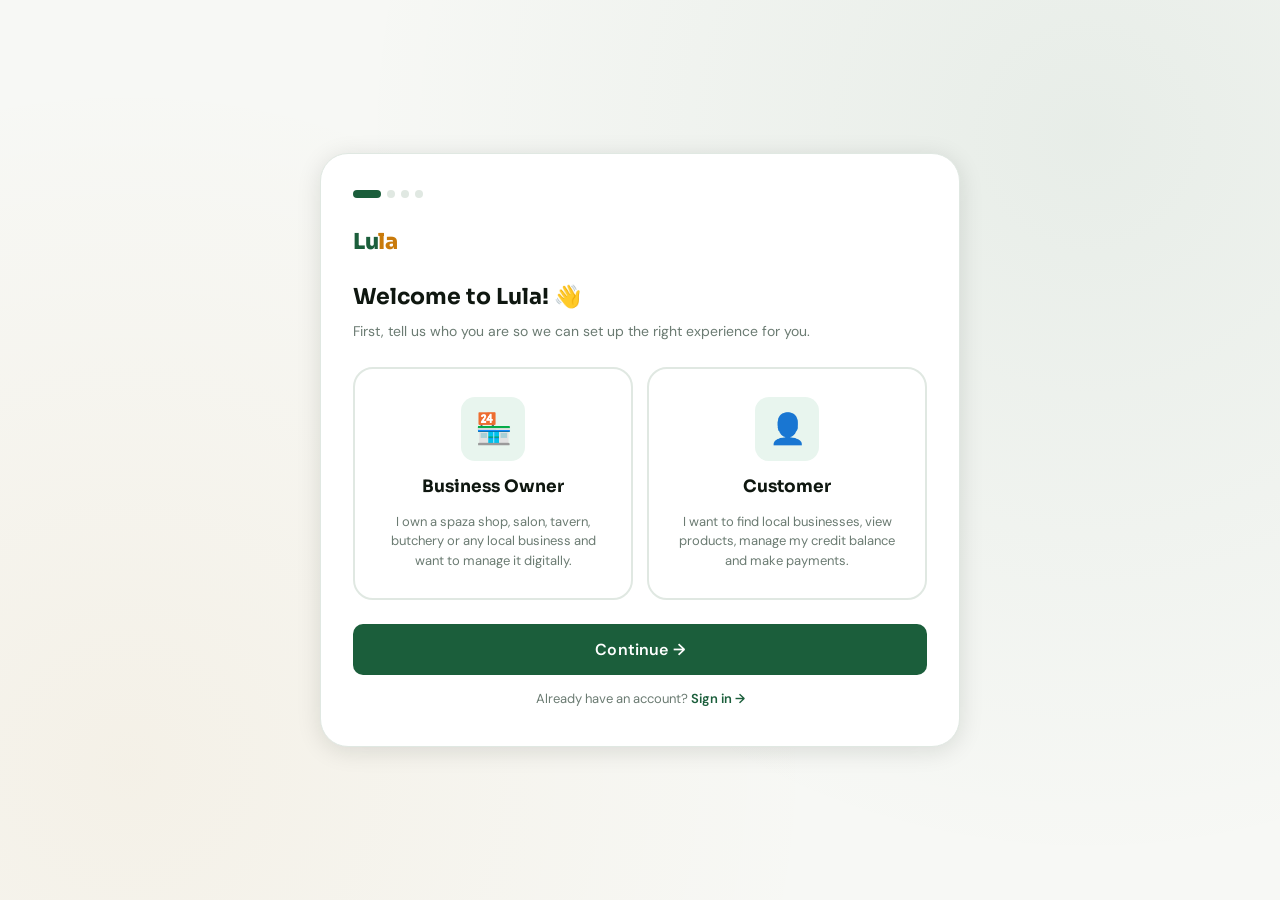
<file: setup.html>
<!DOCTYPE html>
<html lang="en">
<head>
  <meta charset="UTF-8"/>
  <meta name="viewport" content="width=device-width, initial-scale=1.0"/>
  <title>Lula — Set Up Your Account</title>
  <link rel="stylesheet" href="style.css"/>
</head>
<body>
<div class="setup-page">
  <div class="setup-box">
    <div class="step-indicator">
      <div class="step-dot active" id="dot0"></div>
      <div class="step-dot" id="dot1"></div>
      <div class="step-dot" id="dot2"></div>
      <div class="step-dot" id="dot3"></div>
    </div>

    <!-- STEP 0: ROLE SELECTION -->
    <div id="step0">
      <div class="brand-mark" style="font-size:22px;margin-bottom:20px;">Lu<span>la</span></div>
      <h2 style="font-size:22px;margin-bottom:6px;">Welcome to Lula! 👋</h2>
      <p style="color:var(--muted);font-size:14px;margin-bottom:24px;">First, tell us who you are so we can set up the right experience for you.</p>
      <div style="display:flex;gap:14px;margin-bottom:24px;flex-wrap:wrap;">
        <div class="role-card" id="roleProvider" onclick="selectRole('provider')">
          <div class="role-icon">🏪</div>
          <div class="role-title">Business Owner</div>
          <div class="role-desc">I own a spaza shop, salon, tavern, butchery or any local business and want to manage it digitally.</div>
        </div>
        <div class="role-card" id="roleCustomer" onclick="selectRole('customer')">
          <div class="role-icon">👤</div>
          <div class="role-title">Customer</div>
          <div class="role-desc">I want to find local businesses, view products, manage my credit balance and make payments.</div>
        </div>
      </div>
      <div id="roleError" class="hidden alert alert-danger" style="margin-bottom:12px;">⚠ Please choose your role first.</div>
      <button class="btn btn-primary btn-full btn-lg" onclick="goStep(1)">Continue →</button>
      <p style="text-align:center;margin-top:14px;font-size:13px;color:var(--muted);">Already have an account? <a href="index.html" style="color:var(--green);font-weight:600;">Sign in →</a></p>
    </div>

    <!-- STEP 1: PERSONAL INFO -->
    <div id="step1" class="hidden">
      <h2 style="font-size:20px;margin-bottom:4px;" id="step1Title">Tell us about yourself</h2>
      <p style="color:var(--muted);font-size:14px;margin-bottom:22px;">This only takes a minute.</p>
      <div class="input-group">
        <label>Your full name</label>
        <input type="text" id="ownerName" placeholder="e.g. Thandi Dlamini"/>
      </div>
      <div class="input-group">
        <label>Phone number</label>
        <input type="tel" id="ownerPhone" placeholder="e.g. 082 123 4567"/>
      </div>
      <div id="bizFields">
        <div class="input-group">
          <label>Business name</label>
          <input type="text" id="bizName" placeholder='e.g. "Mama Thandi&apos;s Spaza"'/>
        </div>
      </div>
      <div style="display:flex;gap:10px;">
        <button class="btn btn-outline" onclick="goStep(0)">← Back</button>
        <button class="btn btn-primary" style="flex:1;" onclick="goStep(2)">Continue →</button>
      </div>
    </div>

    <!-- STEP 2: STORE TYPE / INTERESTS -->
    <div id="step2" class="hidden">
      <h2 style="font-size:20px;margin-bottom:4px;" id="step2Title">What type of business do you run?</h2>
      <p style="color:var(--muted);font-size:13px;margin-bottom:8px;">This personalises your dashboard — the right tools for your type of shop.</p>
      <div class="store-grid" id="storeGrid">
        <div class="store-tile" data-type="Spaza Shop"               onclick="selectStore(this)"><div class="store-tile-icon">🏪</div><div class="store-tile-name">Spaza Shop</div></div>
        <div class="store-tile" data-type="Tavern / Shebeen"         onclick="selectStore(this)"><div class="store-tile-icon">🍺</div><div class="store-tile-name">Tavern / Shebeen</div></div>
        <div class="store-tile" data-type="Hair Salon"               onclick="selectStore(this)"><div class="store-tile-icon">💇</div><div class="store-tile-name">Hair Salon</div></div>
        <div class="store-tile" data-type="Barbershop"               onclick="selectStore(this)"><div class="store-tile-icon">✂️</div><div class="store-tile-name">Barbershop</div></div>
        <div class="store-tile" data-type="Tuck Shop"                onclick="selectStore(this)"><div class="store-tile-icon">🛍️</div><div class="store-tile-name">Tuck Shop</div></div>
        <div class="store-tile" data-type="Butchery"                 onclick="selectStore(this)"><div class="store-tile-icon">🥩</div><div class="store-tile-name">Butchery</div></div>
        <div class="store-tile" data-type="Fruit & Veg"              onclick="selectStore(this)"><div class="store-tile-icon">🥦</div><div class="store-tile-name">Fruit &amp; Veg</div></div>
        <div class="store-tile" data-type="Bakery"                   onclick="selectStore(this)"><div class="store-tile-icon">🍞</div><div class="store-tile-name">Bakery</div></div>
        <div class="store-tile" data-type="Takeaway / Braai Spot"    onclick="selectStore(this)"><div class="store-tile-icon">🍖</div><div class="store-tile-name">Takeaway / Braai</div></div>
        <div class="store-tile" data-type="Clothing & Alterations"   onclick="selectStore(this)"><div class="store-tile-icon">👗</div><div class="store-tile-name">Clothing &amp; Alterations</div></div>
        <div class="store-tile" data-type="Nail Salon"               onclick="selectStore(this)"><div class="store-tile-icon">💅</div><div class="store-tile-name">Nail Salon</div></div>
        <div class="store-tile" data-type="Cell Phone Repairs"       onclick="selectStore(this)"><div class="store-tile-icon">📱</div><div class="store-tile-name">Phone Repairs</div></div>
        <div class="store-tile" data-type="Internet Café / Printing" onclick="selectStore(this)"><div class="store-tile-icon">🖨️</div><div class="store-tile-name">Internet Café</div></div>
        <div class="store-tile" data-type="Hardware Shop"            onclick="selectStore(this)"><div class="store-tile-icon">🔨</div><div class="store-tile-name">Hardware Shop</div></div>
        <div class="store-tile" data-type="Pharmacy / Chemist"       onclick="selectStore(this)"><div class="store-tile-icon">💊</div><div class="store-tile-name">Pharmacy</div></div>
        <div class="store-tile" data-type="Muthi Shop"               onclick="selectStore(this)"><div class="store-tile-icon">🌿</div><div class="store-tile-name">Muthi Shop</div></div>
        <div class="store-tile" data-type="Laundry & Dry Cleaning"   onclick="selectStore(this)"><div class="store-tile-icon">👕</div><div class="store-tile-name">Laundry</div></div>
        <div class="store-tile" data-type="Mechanic / Tyre Shop"     onclick="selectStore(this)"><div class="store-tile-icon">🔧</div><div class="store-tile-name">Mechanic / Tyre</div></div>
        <div class="store-tile" data-type="Creche / Daycare"         onclick="selectStore(this)"><div class="store-tile-icon">🧒</div><div class="store-tile-name">Creche / Daycare</div></div>
        <div class="store-tile" data-type="Funeral Parlour"          onclick="selectStore(this)"><div class="store-tile-icon">🕊️</div><div class="store-tile-name">Funeral Parlour</div></div>
        <div class="store-tile" data-type="Recycling / Second-Hand"  onclick="selectStore(this)"><div class="store-tile-icon">♻️</div><div class="store-tile-name">Recycling / 2nd Hand</div></div>
        <div class="store-tile" data-type="Car Wash"                 onclick="selectStore(this)"><div class="store-tile-icon">🚿</div><div class="store-tile-name">Car Wash</div></div>
        <div class="store-tile" data-type="Garden & Landscaping"     onclick="selectStore(this)"><div class="store-tile-icon">🌱</div><div class="store-tile-name">Garden Service</div></div>
        <div class="store-tile" data-type="Other" id="otherTile"     onclick="selectStore(this)"><div class="store-tile-icon">➕</div><div class="store-tile-name">Other</div></div>
      </div>
      <div id="otherInput" class="hidden input-group" style="margin-bottom:12px;">
        <label>Describe your business</label>
        <input type="text" id="customType" placeholder='e.g. "Pet Shop", "Music Studio"'/>
      </div>
      <div id="storeError" class="hidden alert alert-danger" style="margin-bottom:12px;">⚠ Please select your business type.</div>
      <div style="display:flex;gap:10px;">
        <button class="btn btn-outline" onclick="goStep(1)">← Back</button>
        <button class="btn btn-primary" style="flex:1;" onclick="goStep(3)">Continue →</button>
      </div>
    </div>

    <!-- STEP 3: DONE -->
    <div id="step3" class="hidden" style="text-align:center;padding:10px 0;">
      <div style="font-size:60px;margin-bottom:16px;" id="doneEmoji">🎉</div>
      <h2 style="font-size:23px;margin-bottom:8px;" id="doneTitle">You're all set!</h2>
      <p style="color:var(--dark-mid);font-size:15px;font-weight:500;margin-bottom:6px;" id="doneSummary"></p>
      <p style="color:var(--muted);font-size:13px;margin-bottom:30px;" id="doneDesc"></p>
      <button class="btn btn-primary btn-full btn-lg" onclick="finishSetup()">Open my dashboard →</button>
    </div>
  </div>
</div>

<script>
  let selectedRole='', selectedStoreType='', currentStep=0;

  function selectRole(role) {
    selectedRole=role;
    document.getElementById('roleProvider').classList.toggle('selected',role==='provider');
    document.getElementById('roleCustomer').classList.toggle('selected',role==='customer');
    document.getElementById('roleError').classList.add('hidden');
  }

  function selectStore(tile) {
    document.querySelectorAll('.store-tile').forEach(t=>t.classList.remove('selected'));
    tile.classList.add('selected');
    selectedStoreType=tile.dataset.type;
    document.getElementById('storeError').classList.add('hidden');
    const isOther=selectedStoreType==='Other';
    document.getElementById('otherInput').classList.toggle('hidden',!isOther);
    if(isOther) document.getElementById('customType').focus();
  }

  function goStep(n) {
    if(n===1&&currentStep===0) {
      if(!selectedRole){ document.getElementById('roleError').classList.remove('hidden'); return; }
      if(selectedRole==='customer') {
        document.getElementById('bizFields').classList.add('hidden');
        document.getElementById('step2Title').textContent='What are you looking for?';
        document.getElementById('storeGrid').innerHTML=`
          <div class="store-tile" data-type="Food & Groceries" onclick="selectStore(this)"><div class="store-tile-icon">🛒</div><div class="store-tile-name">Food & Groceries</div></div>
          <div class="store-tile" data-type="Hair & Beauty" onclick="selectStore(this)"><div class="store-tile-icon">💇</div><div class="store-tile-name">Hair & Beauty</div></div>
          <div class="store-tile" data-type="Meat & Butchery" onclick="selectStore(this)"><div class="store-tile-icon">🥩</div><div class="store-tile-name">Meat & Butchery</div></div>
          <div class="store-tile" data-type="Tavern & Drinks" onclick="selectStore(this)"><div class="store-tile-icon">🍺</div><div class="store-tile-name">Tavern & Drinks</div></div>
          <div class="store-tile" data-type="Takeaways" onclick="selectStore(this)"><div class="store-tile-icon">🍖</div><div class="store-tile-name">Takeaways</div></div>
          <div class="store-tile" data-type="Phone & Tech" onclick="selectStore(this)"><div class="store-tile-icon">📱</div><div class="store-tile-name">Phone & Tech</div></div>
          <div class="store-tile" data-type="Everything" onclick="selectStore(this)"><div class="store-tile-icon">🌍</div><div class="store-tile-name">Everything</div></div>`;
      } else {
        document.getElementById('bizFields').classList.remove('hidden');
      }
    }
    if(n===2&&currentStep===1) {
      if(!document.getElementById('ownerName').value.trim()) {
        document.getElementById('ownerName').style.borderColor='var(--danger)'; document.getElementById('ownerName').focus(); return;
      }
      document.getElementById('ownerName').style.borderColor='';
    }
    if(n===3&&currentStep===2) {
      if(!selectedStoreType){ document.getElementById('storeError').classList.remove('hidden'); return; }
      if(selectedStoreType==='Other') {
        const c=document.getElementById('customType').value.trim();
        if(!c){ document.getElementById('customType').style.borderColor='var(--danger)'; document.getElementById('customType').focus(); return; }
        selectedStoreType=c;
      }
      const name=document.getElementById('ownerName').value.trim();
      const biz=document.getElementById('bizName').value.trim();
      if(selectedRole==='provider') {
        document.getElementById('doneEmoji').textContent='🏪';
        document.getElementById('doneTitle').textContent='Your business is ready!';
        document.getElementById('doneSummary').textContent=`"${biz||name}" · ${selectedStoreType}`;
        document.getElementById('doneDesc').textContent='Your personalised dashboard is waiting. Lula works even without internet.';
      } else {
        document.getElementById('doneEmoji').textContent='🎉';
        document.getElementById('doneTitle').textContent='Welcome to Lula!';
        document.getElementById('doneSummary').textContent=`${name} · Customer account`;
        document.getElementById('doneDesc').textContent='Find local shops, track your credit balance and manage your purchases — all in one place.';
      }
    }
    document.getElementById('step'+currentStep).classList.add('hidden');
    document.getElementById('step'+n).classList.remove('hidden');
    document.querySelectorAll('.step-dot').forEach((d,i)=>{ d.classList.remove('active','done'); if(i===n) d.classList.add('active'); if(i<n) d.classList.add('done'); });
    currentStep=n;
  }

  function finishSetup() {
    const data={ role:selectedRole, bizName:document.getElementById('bizName').value.trim(), ownerName:document.getElementById('ownerName').value.trim(), phone:document.getElementById('ownerPhone').value.trim(), storeType:selectedStoreType, setupAt:new Date().toISOString() };
    localStorage.setItem('lula_business',JSON.stringify(data));
    localStorage.setItem('lula_setup_done','1');
    localStorage.setItem('lula_role',selectedRole);
    window.location.href=selectedRole==='customer'?'customer.html':'dashboard.html';
  }
</script>
</body>
</html>
</file>
<file: style.css>
@import url('https://fonts.googleapis.com/css2?family=Sora:wght@400;500;600;700;800&family=DM+Sans:ital,wght@0,400;0,500;0,600;1,400&display=swap');

*, *::before, *::after { box-sizing: border-box; margin: 0; padding: 0; }

:root {
  --green:        #1B5E3B;
  --green-mid:    #2E7D52;
  --green-light:  #E8F5EE;
  --green-ultra:  #F0FAF4;
  --amber:        #C97A0A;
  --amber-light:  #FEF3DC;
  --cream:        #F7F8F5;
  --dark:         #0F1710;
  --dark-mid:     #2C3830;
  --muted:        #6B7B72;
  --muted-light:  #9CAA9F;
  --border:       #E0E8E2;
  --border-dark:  #C8D5CC;
  --white:        #FFFFFF;
  --danger:       #B83232;
  --danger-light: #FDECEA;
  --blue:         #1A56DB;
  --blue-light:   #EBF0FD;
  --radius-xs:    6px;
  --radius-sm:    10px;
  --radius:       14px;
  --radius-lg:    20px;
  --radius-xl:    28px;
  --shadow-sm:    0 1px 4px rgba(15,23,16,0.07);
  --shadow:       0 2px 12px rgba(15,23,16,0.09);
  --shadow-md:    0 4px 24px rgba(15,23,16,0.12);
  --shadow-lg:    0 8px 40px rgba(15,23,16,0.14);
}

html { scroll-behavior: smooth; }
body { font-family: 'DM Sans', sans-serif; background: var(--cream); color: var(--dark); min-height: 100vh; font-size: 15px; line-height: 1.6; -webkit-font-smoothing: antialiased; }
h1,h2,h3,h4,.brand { font-family: 'Sora', sans-serif; }
a { color: inherit; text-decoration: none; }
button { cursor: pointer; }

/* ══ BUTTONS ══ */
.btn { display:inline-flex; align-items:center; justify-content:center; gap:8px; padding:12px 22px; border-radius:var(--radius-sm); font-size:14px; font-weight:600; border:none; transition:all 0.18s; font-family:'DM Sans',sans-serif; letter-spacing:0.01em; }
.btn-primary   { background:var(--green); color:#fff; }
.btn-primary:hover { background:var(--green-mid); transform:translateY(-1px); box-shadow:0 4px 16px rgba(27,94,59,0.3); }
.btn-outline   { background:transparent; border:1.5px solid var(--border-dark); color:var(--dark-mid); }
.btn-outline:hover { border-color:var(--green); color:var(--green); background:var(--green-light); }
.btn-danger    { background:var(--danger); color:#fff; }
.btn-danger:hover { opacity:0.9; }
.btn-full      { width:100%; }
.btn-sm        { padding:7px 14px; font-size:13px; }
.btn-lg        { padding:15px 28px; font-size:16px; }
.btn-google    { background:#fff; border:1.5px solid var(--border); color:var(--dark); width:100%; padding:13px 20px; border-radius:var(--radius-sm); font-size:15px; font-weight:500; display:flex; align-items:center; justify-content:center; gap:10px; font-family:'DM Sans',sans-serif; transition:all 0.18s; }
.btn-google:hover { border-color:var(--green); box-shadow:var(--shadow); transform:translateY(-1px); }

/* ══ CARDS ══ */
.card { background:var(--white); border-radius:var(--radius); border:1px solid var(--border); padding:22px; }
.card-lg { border-radius:var(--radius-lg); padding:30px; }
.card-hover { transition:all 0.18s; }
.card-hover:hover { box-shadow:var(--shadow-md); transform:translateY(-2px); border-color:var(--border-dark); }

/* ══ BADGES ══ */
.badge { display:inline-flex; align-items:center; gap:4px; padding:3px 10px; border-radius:99px; font-size:12px; font-weight:600; }
.badge-green  { background:var(--green-light); color:var(--green); }
.badge-amber  { background:var(--amber-light); color:var(--amber); }
.badge-danger { background:var(--danger-light); color:var(--danger); }
.badge-gray   { background:#F0F2F0; color:var(--muted); }
.badge-blue   { background:var(--blue-light); color:var(--blue); }

/* ══ ALERTS ══ */
.alert { display:flex; align-items:flex-start; gap:10px; padding:13px 16px; border-radius:var(--radius-sm); font-size:13px; font-weight:500; }
.alert-warning { background:var(--amber-light); border:1px solid #E8C06A; color:#7A4A00; }
.alert-danger  { background:var(--danger-light); border:1px solid #E8A0A0; color:var(--danger); }
.alert-success { background:var(--green-light);  border:1px solid #90C8A8; color:var(--green); }
.alert-info    { background:var(--blue-light);   border:1px solid #A0B8F0; color:var(--blue); }

/* ══ INPUTS ══ */
.input-group { display:flex; flex-direction:column; gap:6px; margin-bottom:16px; }
.input-group label { font-size:13px; font-weight:600; color:var(--dark-mid); letter-spacing:0.01em; }
.input-group input,.input-group select,.input-group textarea { padding:11px 14px; border:1.5px solid var(--border); border-radius:var(--radius-sm); font-size:14px; font-family:'DM Sans',sans-serif; background:#fff; color:var(--dark); transition:border-color 0.15s,box-shadow 0.15s; outline:none; }
.input-group input:focus,.input-group select:focus,.input-group textarea:focus { border-color:var(--green); box-shadow:0 0 0 3px rgba(27,94,59,0.1); }
.input-group input::placeholder { color:var(--muted-light); }
.input-prefix { position:relative; }
.input-prefix input { padding-left:32px; }
.input-prefix-label { position:absolute; left:12px; top:50%; transform:translateY(-50%); font-weight:600; color:var(--muted); font-size:14px; pointer-events:none; }

/* ══ DIVIDER ══ */
.divider { display:flex; align-items:center; gap:12px; color:var(--muted); font-size:13px; margin:18px 0; }
.divider::before,.divider::after { content:''; flex:1; height:1px; background:var(--border); }

/* ══ STATUS PILL ══ */
.status-pill { display:inline-flex; align-items:center; gap:6px; padding:5px 12px; border-radius:99px; font-size:12px; font-weight:600; }
.status-online  { background:var(--green-light); color:var(--green); }
.status-offline { background:var(--amber-light); color:var(--amber); }
.status-dot { width:7px; height:7px; border-radius:50%; }
.status-online  .status-dot { background:var(--green); animation:pulse 2s infinite; }
.status-offline .status-dot { background:var(--amber); }
@keyframes pulse { 0%,100%{opacity:1}50%{opacity:0.4} }

/* ══ PAGE HEADER ══ */
.page-header { display:flex; align-items:center; justify-content:space-between; padding:14px 24px; background:#fff; border-bottom:1px solid var(--border); position:sticky; top:0; z-index:100; box-shadow:var(--shadow-sm); }
.brand-mark { font-family:'Sora',sans-serif; font-weight:800; font-size:22px; color:var(--green); letter-spacing:-0.5px; }
.brand-mark span { color:var(--amber); }

/* ══ DASHBOARD LAYOUT ══ */
.dash-layout { display:flex; min-height:calc(100vh - 57px); }
.dash-sidebar { width:230px; background:#fff; border-right:1px solid var(--border); padding:16px 10px; display:flex; flex-direction:column; gap:2px; flex-shrink:0; position:sticky; top:57px; height:calc(100vh - 57px); overflow-y:auto; }
.dash-content { flex:1; padding:30px; overflow-y:auto; max-width:100%; }

/* Sidebar */
.nav-item { display:flex; align-items:center; gap:10px; padding:9px 12px; border-radius:var(--radius-sm); font-size:14px; font-weight:500; color:var(--muted); border:none; background:none; width:100%; text-align:left; transition:all 0.15s; font-family:'DM Sans',sans-serif; }
.nav-item:hover  { background:var(--green-ultra); color:var(--green); }
.nav-item.active { background:var(--green-light); color:var(--green); font-weight:600; }
.nav-item svg { width:17px; height:17px; flex-shrink:0; }
.nav-divider { height:1px; background:var(--border); margin:6px 4px; }
.nav-section-label { font-size:10px; font-weight:700; color:var(--muted-light); text-transform:uppercase; letter-spacing:0.08em; padding:8px 12px 2px; }
.sidebar-biz { padding:12px 14px 16px; border-bottom:1px solid var(--border); margin-bottom:8px; }
.sidebar-biz-name { font-weight:700; font-size:14px; color:var(--dark); margin-bottom:4px; }
.sidebar-role { font-size:11px; color:var(--muted); margin-bottom:6px; }

/* ══ STAT CARDS ══ */
.stats-grid { display:grid; grid-template-columns:repeat(auto-fit,minmax(160px,1fr)); gap:14px; margin-bottom:24px; }
.stat-card { background:#fff; border:1px solid var(--border); border-radius:var(--radius); padding:20px; }
.stat-icon { width:36px; height:36px; border-radius:var(--radius-xs); display:flex; align-items:center; justify-content:center; margin-bottom:12px; font-size:18px; }
.stat-label { font-size:12px; color:var(--muted); font-weight:600; text-transform:uppercase; letter-spacing:0.05em; margin-bottom:4px; }
.stat-value { font-family:'Sora',sans-serif; font-size:26px; font-weight:700; color:var(--dark); line-height:1.1; }
.stat-sub   { font-size:12px; color:var(--muted); margin-top:4px; }
.stat-card.accent   { background:var(--green); border-color:var(--green); }
.stat-card.accent .stat-label,.stat-card.accent .stat-sub { color:rgba(255,255,255,0.65); }
.stat-card.accent .stat-value { color:#fff; }
.stat-card.accent .stat-icon  { background:rgba(255,255,255,0.15); }
.stat-trend { display:inline-flex; align-items:center; gap:3px; font-size:11px; font-weight:600; padding:2px 6px; border-radius:4px; margin-top:4px; }
.trend-up   { background:var(--green-light); color:var(--green); }
.trend-down { background:var(--danger-light); color:var(--danger); }

/* ══ SECTION HEADING ══ */
.section-heading { font-family:'Sora',sans-serif; font-size:17px; font-weight:700; color:var(--dark); margin-bottom:14px; display:flex; align-items:center; gap:8px; }

/* ══ TABLE ══ */
.table-wrap { overflow-x:auto; border-radius:var(--radius-sm); }
table { width:100%; border-collapse:collapse; font-size:14px; }
thead th { text-align:left; padding:10px 16px; color:var(--muted); font-size:11px; font-weight:700; text-transform:uppercase; letter-spacing:0.05em; border-bottom:1px solid var(--border); background:var(--cream); }
tbody td { padding:13px 16px; border-bottom:1px solid var(--border); color:var(--dark); vertical-align:middle; }
tbody tr:hover { background:var(--green-ultra); }
tbody tr:last-child td { border-bottom:none; }
.td-main { font-weight:600; }
.td-mono { font-family:'Sora',sans-serif; font-weight:700; }

/* ══ ZAR CURRENCY ══ */
.zar { font-family:'Sora',sans-serif; font-weight:700; }
.zar::before { content:'R\00a0'; font-size:0.75em; opacity:0.7; font-weight:600; }

/* ══ QUICK ACTIONS ══ */
.quick-actions { display:flex; gap:8px; flex-wrap:wrap; }
.action-btn { display:flex; align-items:center; gap:7px; padding:9px 16px; border-radius:var(--radius-sm); border:1.5px solid var(--border-dark); background:#fff; font-size:13px; font-weight:600; color:var(--dark-mid); transition:all 0.15s; font-family:'DM Sans',sans-serif; }
.action-btn:hover { border-color:var(--green); color:var(--green); background:var(--green-ultra); }
.action-btn.primary { background:var(--green); color:#fff; border-color:var(--green); }
.action-btn.primary:hover { background:var(--green-mid); box-shadow:0 3px 12px rgba(27,94,59,0.3); }
.action-btn.amber { background:var(--amber); color:#fff; border-color:var(--amber); }

/* ══ MODALS ══ */
.modal-overlay { position:fixed; inset:0; background:rgba(10,20,12,0.5); display:flex; align-items:center; justify-content:center; z-index:999; padding:20px; backdrop-filter:blur(4px); }
.modal-box { background:#fff; border-radius:var(--radius-lg); max-width:520px; width:100%; max-height:90vh; overflow-y:auto; padding:28px 30px; box-shadow:var(--shadow-lg); }
.modal-header { display:flex; align-items:center; justify-content:space-between; margin-bottom:20px; padding-bottom:16px; border-bottom:1px solid var(--border); }
.modal-title { font-family:'Sora',sans-serif; font-size:19px; font-weight:700; }
.modal-close { background:none; border:none; color:var(--muted); font-size:24px; line-height:1; padding:2px 4px; border-radius:4px; transition:all 0.15s; }
.modal-close:hover { color:var(--dark); background:var(--cream); }

/* ══ STORE SELECTOR ══ */
.store-grid { display:grid; grid-template-columns:repeat(auto-fill,minmax(130px,1fr)); gap:10px; margin:16px 0; }
.store-tile { display:flex; flex-direction:column; align-items:center; gap:8px; padding:16px 8px; border-radius:var(--radius); border:2px solid var(--border); background:#fff; cursor:pointer; transition:all 0.18s; text-align:center; }
.store-tile:hover  { border-color:var(--green); background:var(--green-ultra); transform:translateY(-2px); }
.store-tile.selected { border-color:var(--green); background:var(--green-light); box-shadow:0 0 0 3px rgba(27,94,59,0.12); }
.store-tile-icon { font-size:26px; }
.store-tile-name { font-size:12px; font-weight:600; color:var(--dark-mid); line-height:1.3; }
.store-tile.selected .store-tile-name { color:var(--green); }

/* ══ ROLE CHOOSER ══ */
.role-card { display:flex; flex-direction:column; align-items:center; gap:12px; padding:28px 20px; border-radius:var(--radius-lg); border:2px solid var(--border); background:#fff; cursor:pointer; transition:all 0.2s; text-align:center; flex:1; }
.role-card:hover  { border-color:var(--green); transform:translateY(-3px); box-shadow:var(--shadow-md); }
.role-card.selected { border-color:var(--green); background:var(--green-light); box-shadow:0 0 0 3px rgba(27,94,59,0.12); }
.role-icon { width:64px; height:64px; border-radius:var(--radius); background:var(--green-light); display:flex; align-items:center; justify-content:center; font-size:30px; }
.role-card.selected .role-icon { background:rgba(27,94,59,0.15); }
.role-title { font-family:'Sora',sans-serif; font-size:17px; font-weight:700; }
.role-desc  { font-size:13px; color:var(--muted); line-height:1.5; }

/* ══ SETUP WIZARD ══ */
.setup-page { min-height:100vh; display:flex; align-items:center; justify-content:center; padding:24px; background:var(--cream); background-image:radial-gradient(circle at 85% 15%,rgba(27,94,59,0.07) 0%,transparent 55%),radial-gradient(circle at 10% 85%,rgba(201,122,10,0.06) 0%,transparent 50%); }
.setup-box { background:#fff; border-radius:var(--radius-xl); border:1px solid var(--border); padding:36px 32px; max-width:640px; width:100%; box-shadow:var(--shadow-md); }
.step-indicator { display:flex; gap:6px; margin-bottom:26px; align-items:center; }
.step-dot { width:8px; height:8px; border-radius:50%; background:var(--border); transition:all 0.25s; }
.step-dot.active { background:var(--green); width:28px; border-radius:4px; }
.step-dot.done   { background:var(--green); }

/* ══ LOGIN PAGE ══ */
.login-page { min-height:100vh; display:flex; align-items:center; justify-content:center; padding:24px; background:var(--cream); background-image:radial-gradient(circle at 80% 20%,rgba(27,94,59,0.07) 0%,transparent 50%),radial-gradient(circle at 10% 80%,rgba(201,122,10,0.06) 0%,transparent 50%); }
.login-box { background:#fff; border-radius:var(--radius-xl); border:1px solid var(--border); padding:40px 36px; max-width:420px; width:100%; box-shadow:var(--shadow-md); }
.login-logo { text-align:center; margin-bottom:28px; }
.login-logo .brand-mark { font-size:34px; }
.login-tagline { font-size:13px; color:var(--muted); margin-top:5px; }

/* ══ CHANGE DISPLAY ══ */
.change-box { background:var(--green-light); border:1.5px solid #90C8A8; border-radius:var(--radius-sm); padding:16px; margin-bottom:16px; }
.change-box-label { font-size:12px; color:var(--muted); font-weight:600; text-transform:uppercase; letter-spacing:0.05em; margin-bottom:4px; }
.change-box-amount { font-family:'Sora',sans-serif; font-size:32px; font-weight:800; color:var(--green); }
.change-box-error { background:var(--danger-light); border-color:#E8A0A0; }
.change-box-error .change-box-amount { color:var(--danger); font-size:14px; font-weight:600; margin-top:0; }

/* ══ HIDDEN ══ */
.hidden { display:none !important; }

/* ══ EMPTY STATE ══ */
.empty-state { text-align:center; padding:48px 20px; color:var(--muted); }
.empty-icon  { font-size:44px; margin-bottom:12px; opacity:0.6; }
.empty-title { font-family:'Sora',sans-serif; font-weight:600; font-size:15px; color:var(--dark-mid); margin-bottom:6px; }
.empty-sub   { font-size:13px; }

/* ══ TOAST ══ */
#toast { position:fixed; bottom:28px; left:50%; transform:translateX(-50%) translateY(100px); background:var(--dark); color:#fff; padding:13px 24px; border-radius:99px; font-size:14px; font-weight:500; transition:transform 0.3s cubic-bezier(0.34,1.56,0.64,1); z-index:9999; white-space:nowrap; box-shadow:var(--shadow-lg); }

/* ══ CUSTOMER PORTAL ══ */
.cust-layout { max-width:700px; margin:0 auto; padding:24px 16px 80px; }
.cust-hero { background:linear-gradient(135deg,var(--green) 0%,var(--green-mid) 100%); color:#fff; border-radius:var(--radius-lg); padding:28px 26px; margin-bottom:18px; display:flex; align-items:center; justify-content:space-between; gap:16px; }
.cust-avatar { width:52px; height:52px; border-radius:50%; background:rgba(255,255,255,0.2); display:flex; align-items:center; justify-content:center; font-family:'Sora',sans-serif; font-size:20px; font-weight:700; flex-shrink:0; border:2px solid rgba(255,255,255,0.3); }
.tab-bar { display:flex; gap:3px; background:var(--white); border:1px solid var(--border); border-radius:var(--radius-sm); padding:4px; margin-bottom:20px; overflow-x:auto; }
.tab-btn { flex-shrink:0; padding:8px 12px; border:none; background:none; border-radius:var(--radius-xs); font-size:13px; font-weight:600; color:var(--muted); transition:all 0.15s; font-family:'DM Sans',sans-serif; white-space:nowrap; }
.tab-btn.active { background:var(--green); color:#fff; }
.shop-card { background:#fff; border:1px solid var(--border); border-radius:var(--radius); padding:16px 18px; margin-bottom:10px; display:flex; align-items:center; gap:14px; cursor:pointer; transition:all 0.18s; }
.shop-card:hover { border-color:var(--green); box-shadow:var(--shadow); transform:translateY(-1px); }
.shop-icon { width:48px; height:48px; border-radius:var(--radius-sm); background:var(--green-light); display:flex; align-items:center; justify-content:center; font-size:22px; flex-shrink:0; }

/* ══ RESPONSIVE ══ */
@media (max-width:768px) {
  .dash-sidebar { display:none; }
  .dash-content { padding:16px; }
  .stats-grid { grid-template-columns:1fr 1fr; }
  .setup-box { padding:24px 20px; }
  .login-box { padding:28px 20px; }
  .modal-box { padding:22px 20px; }
}
@media (max-width:480px) {
  .stats-grid { grid-template-columns:1fr; }
  .store-grid { grid-template-columns:repeat(3,1fr); }
}
</file>
